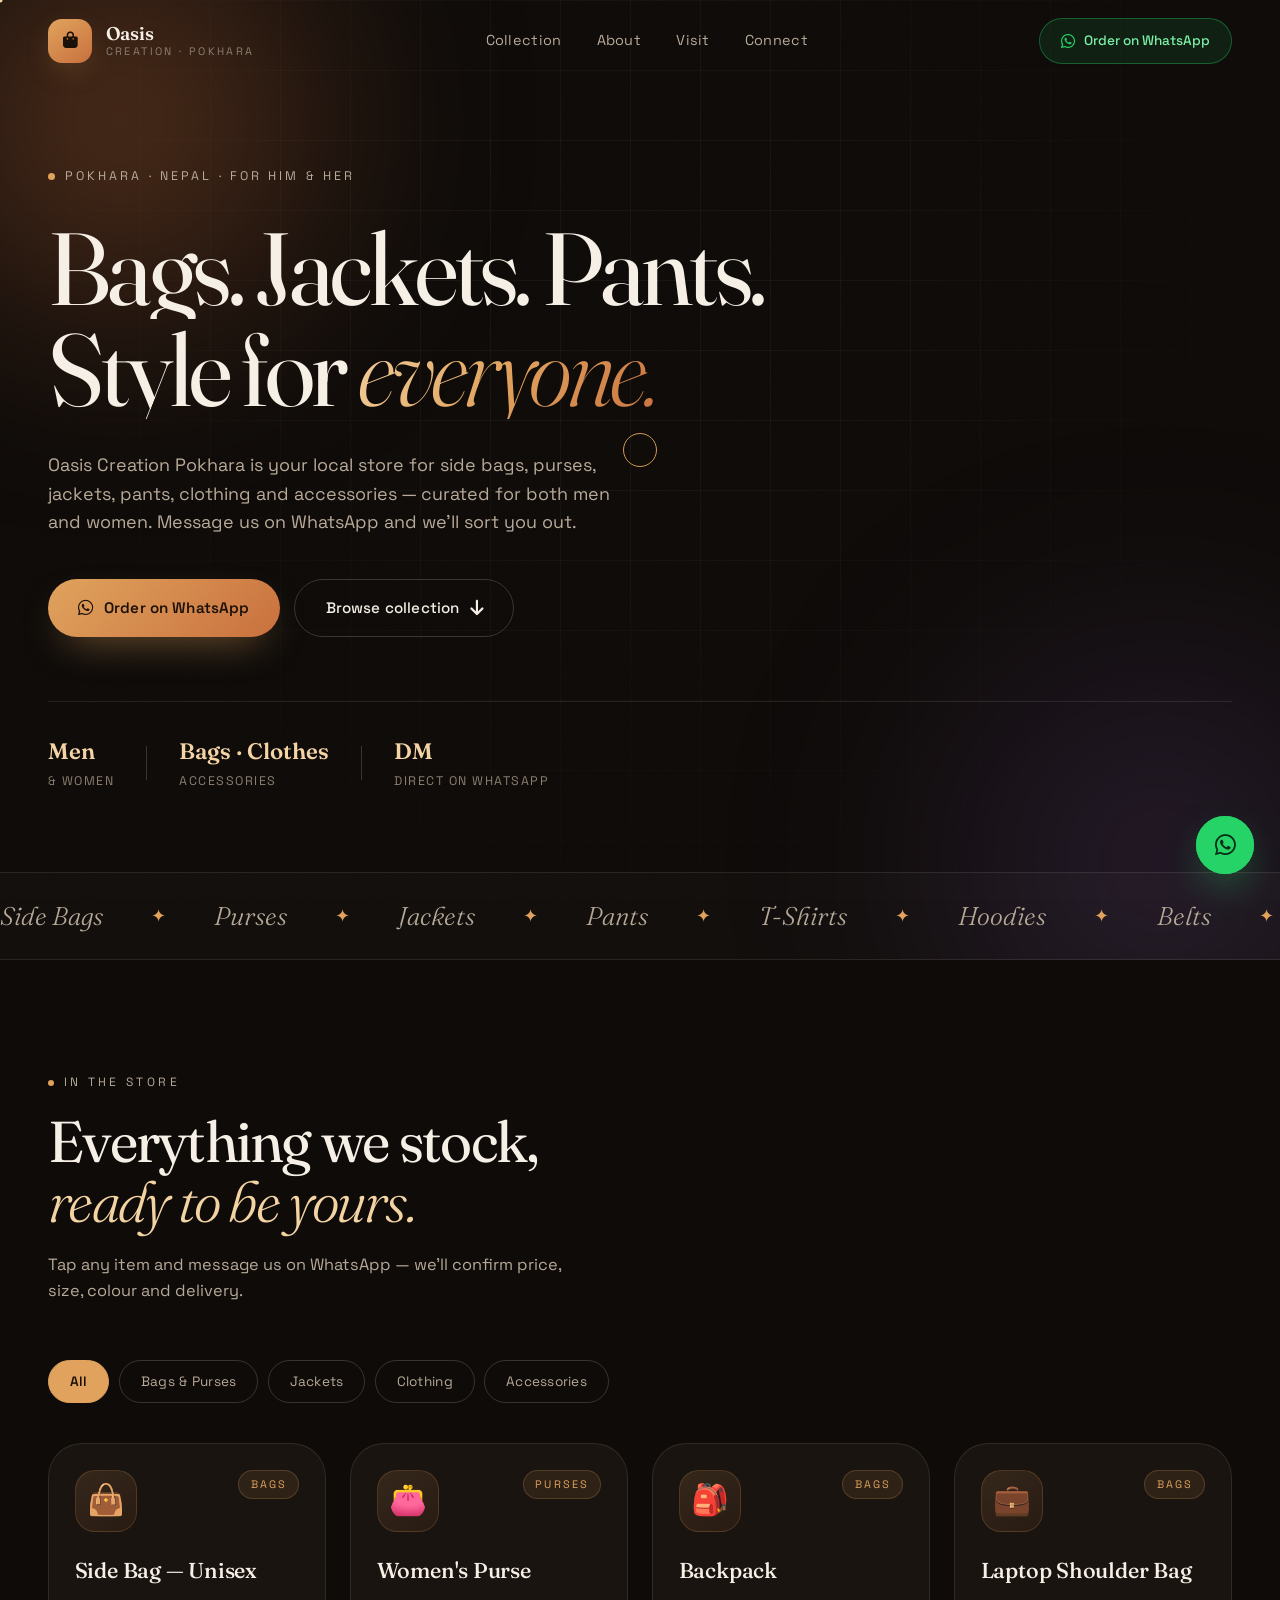
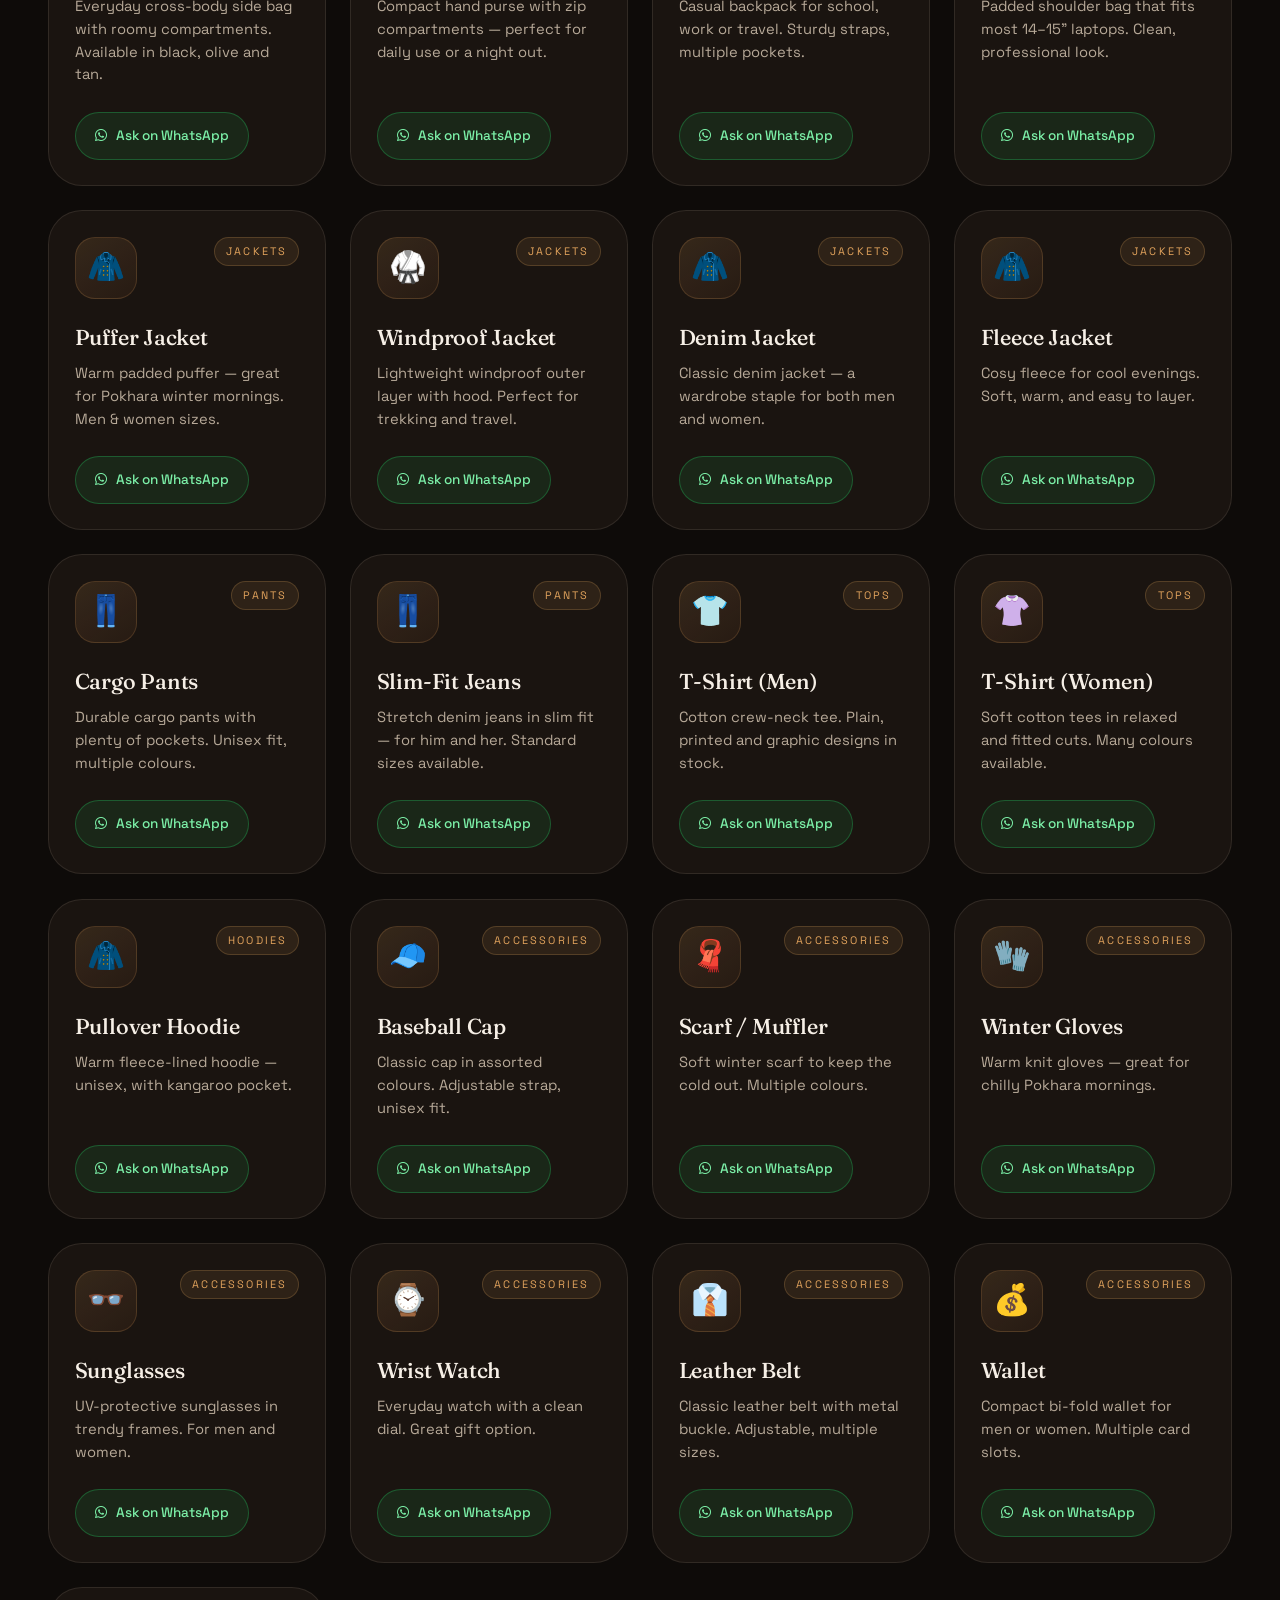
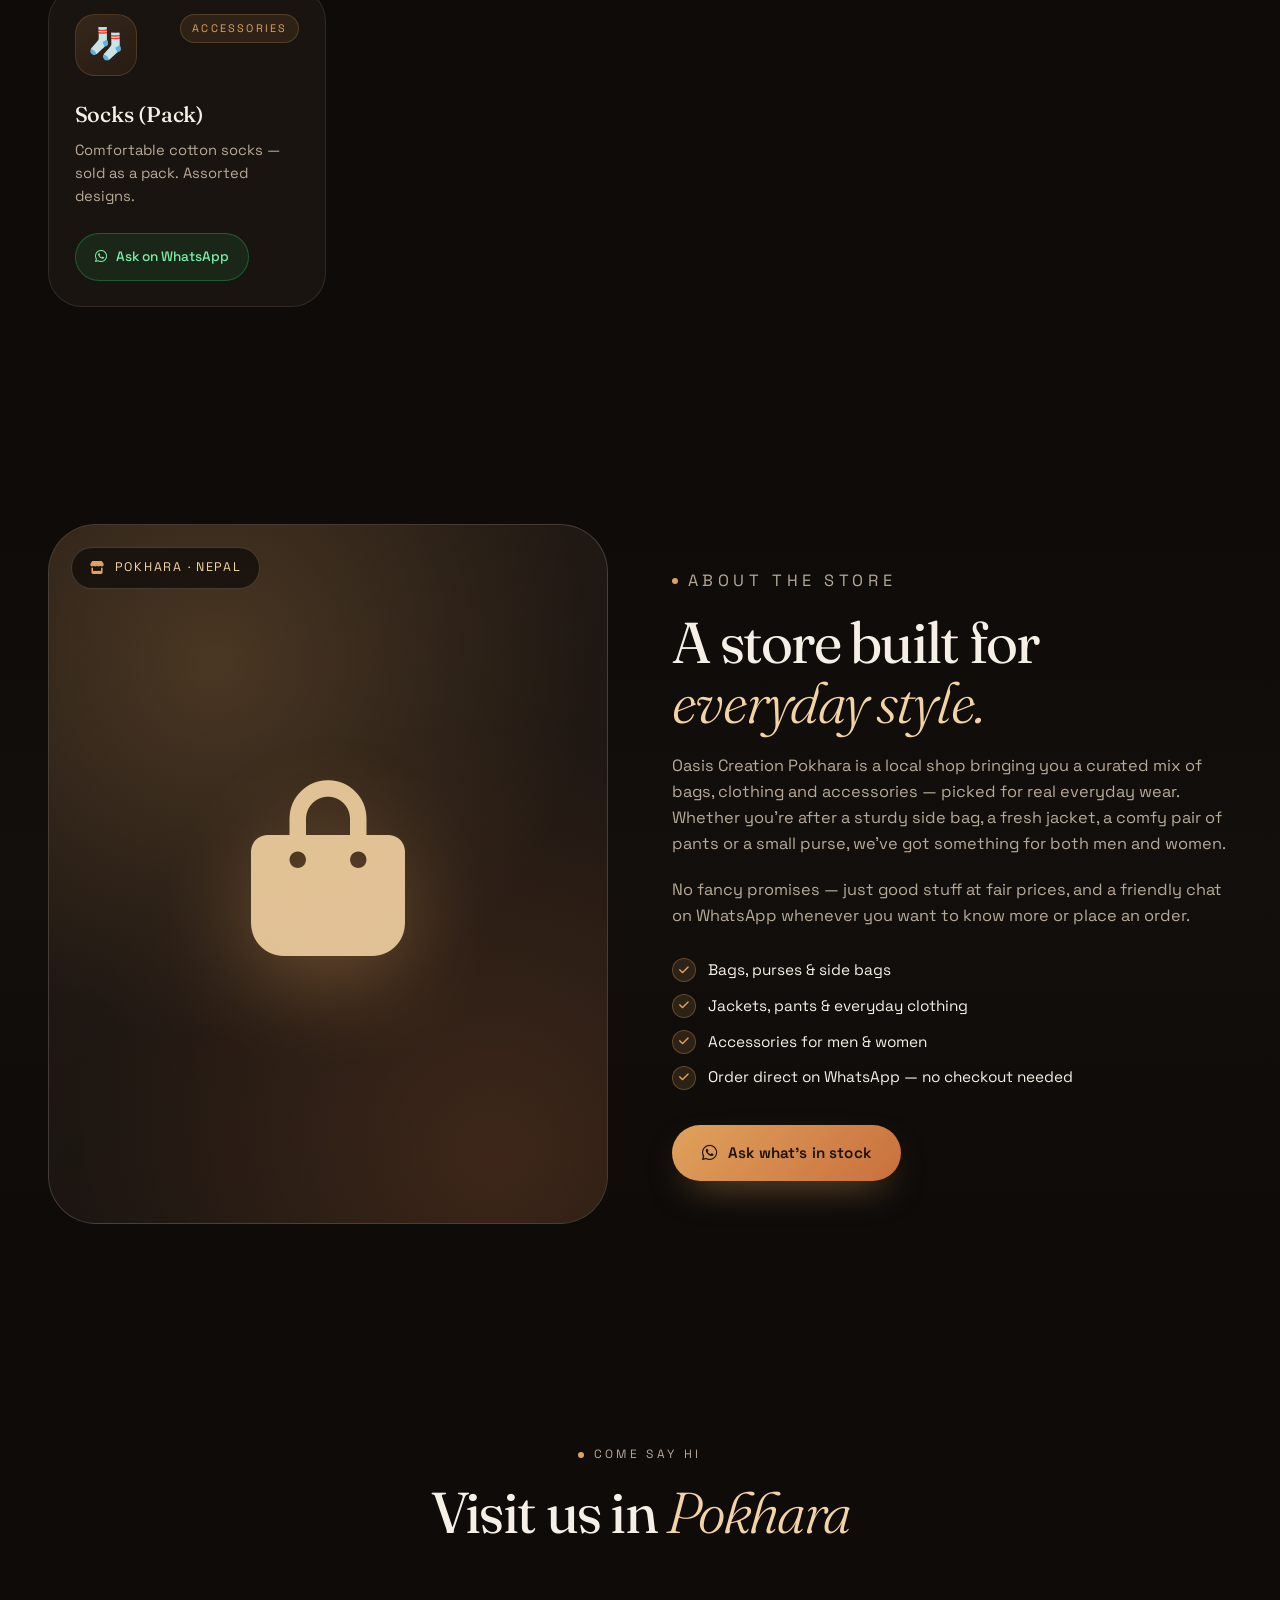
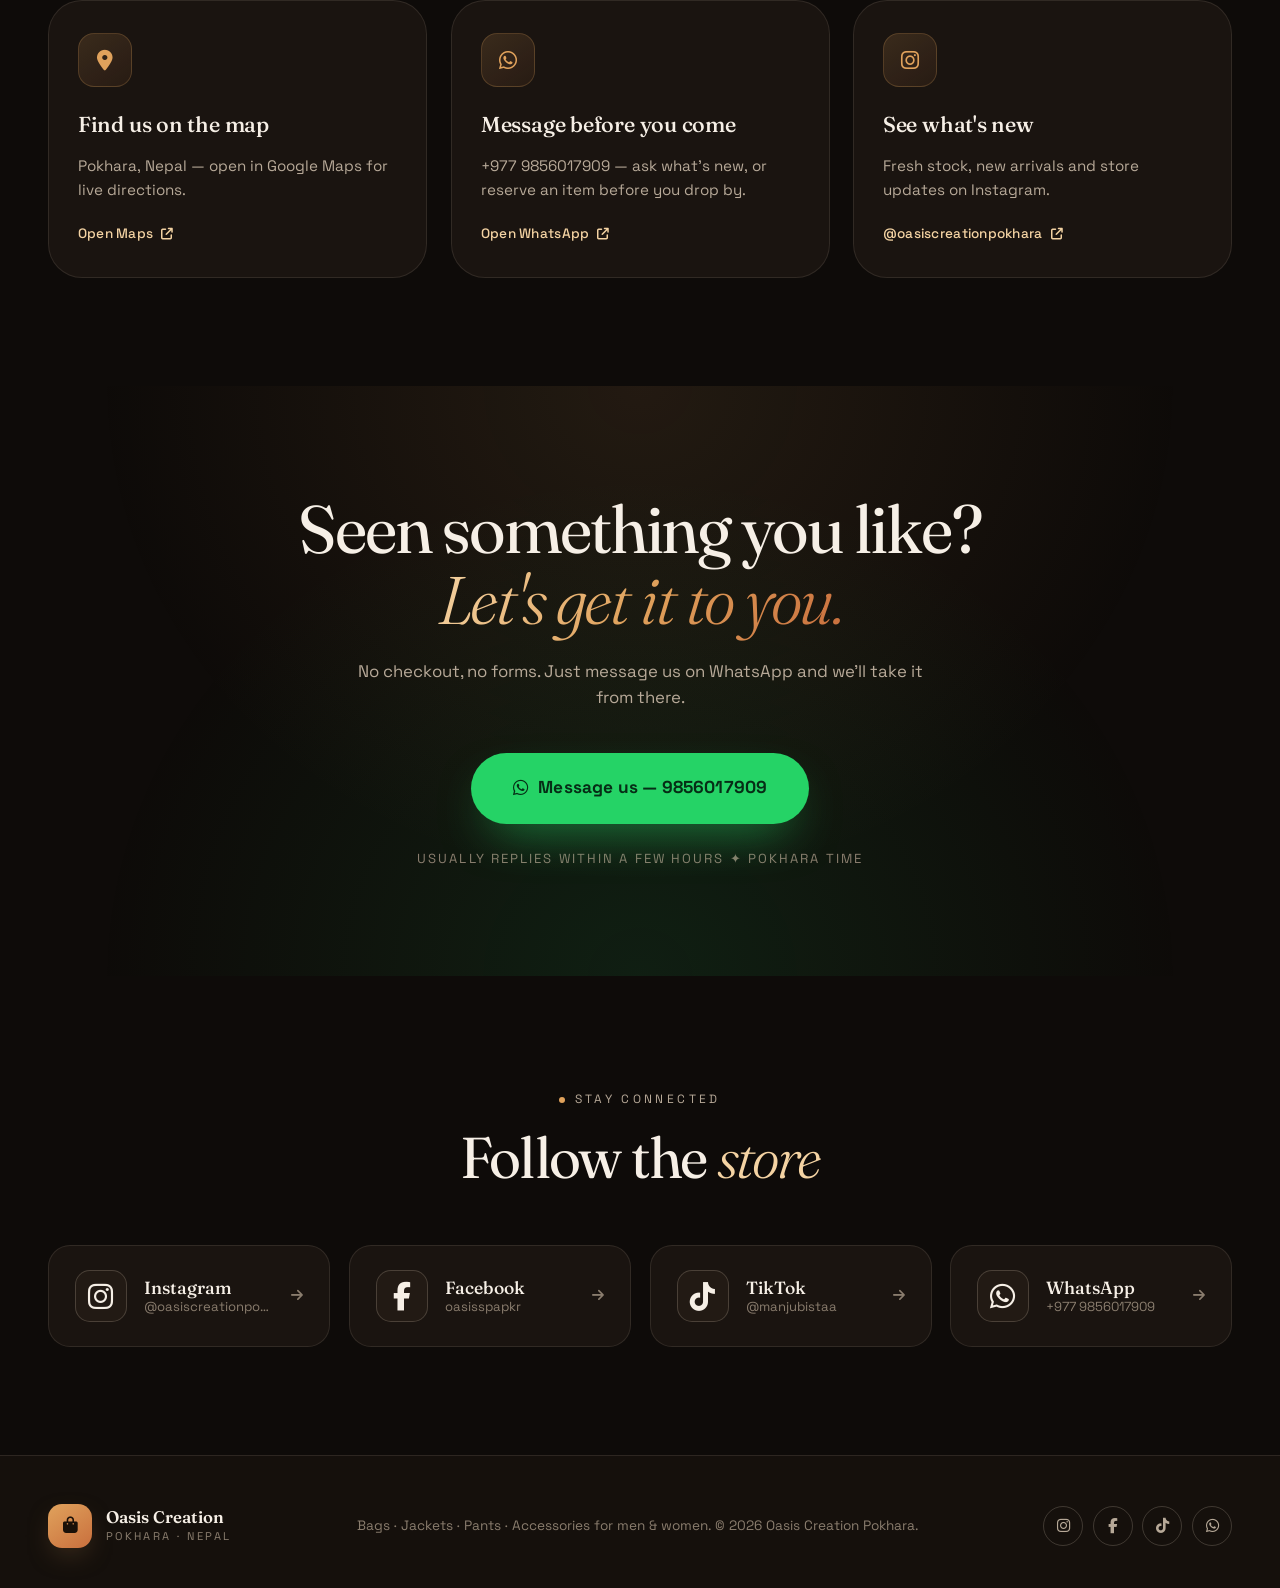
<file: index.html>
<!DOCTYPE html>
<html lang="en">
<head>
  <meta charset="UTF-8" />
  <meta name="viewport" content="width=device-width, initial-scale=1.0" />
  <meta name="description" content="Oasis Creation Pokhara — your go-to store for side bags, jackets, pants, purses, clothing and accessories for men & women. Order directly via WhatsApp." />
  <meta name="theme-color" content="#0e0b09" />

  <title>Oasis Creation Pokhara — Bags · Jackets · Clothing · Accessories</title>

  <!-- Fonts -->
  <link rel="preconnect" href="https://fonts.googleapis.com" />
  <link rel="preconnect" href="https://fonts.gstatic.com" crossorigin />
  <link
    href="https://fonts.googleapis.com/css2?family=Fraunces:ital,opsz,wght@0,9..144,300..900;1,9..144,300..900&family=Space+Grotesk:wght@300;400;500;600;700&display=swap"
    rel="stylesheet"
  />

  <!-- Icons -->
  <link
    rel="stylesheet"
    href="https://cdnjs.cloudflare.com/ajax/libs/font-awesome/6.5.1/css/all.min.css"
  />

  <!-- Styles -->
  <link rel="stylesheet" href="oasis1.css" />
</head>

<body>
  <!-- ═══════════ PRELOADER ═══════════ -->
  <div class="preloader" id="preloader">
    <div class="preloader__inner">
      <div class="preloader__mark"><span>O</span></div>
      <div class="preloader__bar"><i id="preloaderBar"></i></div>
      <p class="preloader__label">Oasis Creation Pokhara</p>
    </div>
  </div>

  <!-- ═══════════ NOISE OVERLAY ═══════════ -->
  <div class="noise" aria-hidden="true"></div>

  <!-- ═══════════ CUSTOM CURSOR ═══════════ -->
  <div class="cursor" id="cursor" aria-hidden="true"></div>
  <div class="cursor-dot" id="cursorDot" aria-hidden="true"></div>

  <!-- ═══════════ SCROLL PROGRESS ═══════════ -->
  <div class="scroll-progress" id="scrollProgress" aria-hidden="true"></div>

  <!-- ═══════════ NAVIGATION ═══════════ -->
  <header class="nav" id="nav">
    <div class="nav__inner container">
      <a href="#top" class="brand" data-cursor="hover">
        <span class="brand__mark"><i class="fa-solid fa-bag-shopping"></i></span>
        <span class="brand__text">
          <strong>Oasis</strong>
          <em>Creation · Pokhara</em>
        </span>
      </a>

      <nav class="nav__links" id="navLinks">
        <a href="#collection" data-cursor="hover">Collection</a>
        <a href="#about" data-cursor="hover">About</a>
        <a href="#visit" data-cursor="hover">Visit</a>
        <a href="#connect" data-cursor="hover">Connect</a>
      </nav>

      <a
        href="https://wa.me/9779856017909?text=Hi%20Oasis%20Creation%20Pokhara!%20I%20found%20you%20online%20and%20I'm%20interested%20in%20your%20items."
        target="_blank"
        rel="noopener"
        class="nav__cta"
        data-cursor="hover"
      >
        <i class="fa-brands fa-whatsapp"></i>
        <span>Order on WhatsApp</span>
      </a>

      <button class="nav__burger" id="burger" aria-label="Menu" data-cursor="hover">
        <span></span><span></span>
      </button>
    </div>

    <!-- Mobile drawer -->
    <div class="drawer" id="drawer">
      <div class="drawer__inner">
        <a href="#collection" data-close>Collection</a>
        <a href="#about" data-close>About</a>
        <a href="#visit" data-close>Visit</a>
        <a href="#connect" data-close>Connect</a>

        <div class="drawer__socials">
          <a href="https://www.instagram.com/oasiscreationpokhara" target="_blank" rel="noopener"><i class="fa-brands fa-instagram"></i></a>
          <a href="https://www.facebook.com/oasisspapkr" target="_blank" rel="noopener"><i class="fa-brands fa-facebook-f"></i></a>
          <a href="https://www.tiktok.com/@manjubistaa" target="_blank" rel="noopener"><i class="fa-brands fa-tiktok"></i></a>
        </div>

        <a
          href="https://wa.me/9779856017909?text=Hi%20Oasis%20Creation%20Pokhara!"
          target="_blank"
          rel="noopener"
          class="drawer__wa"
        >
          <i class="fa-brands fa-whatsapp"></i> +977 9856017909
        </a>
      </div>
    </div>
  </header>

  <!-- ═══════════ HERO ═══════════ -->
  <main id="top">
    <section class="hero" id="hero">
      <div class="hero__bg" aria-hidden="true">
        <span class="hero__orb hero__orb--1" data-parallax="0.15"></span>
        <span class="hero__orb hero__orb--2" data-parallax="-0.2"></span>
        <span class="hero__grid" data-parallax="0.05"></span>
      </div>

      <div class="container hero__inner">
        <p class="hero__eyebrow reveal">
          <span class="dot"></span> Pokhara · Nepal · For Him & Her
        </p>

        <h1 class="hero__title">
          <span class="line"><span>Bags. Jackets. Pants.</span></span>
          <span class="line"><span>Style for <em>everyone.</em></span></span>
        </h1>

        <p class="hero__lede reveal">
          Oasis Creation Pokhara is your local store for side bags, purses, jackets,
          pants, clothing and accessories — curated for both men and women.
          Message us on WhatsApp and we'll sort you out.
        </p>

        <div class="hero__actions reveal">
          <a
            href="https://wa.me/9779856017909?text=Hi%20Oasis%20Creation!%20I'd%20like%20to%20order%20something."
            target="_blank"
            rel="noopener"
            class="btn btn--primary"
            data-magnetic
            data-cursor="hover"
          >
            <i class="fa-brands fa-whatsapp"></i> Order on WhatsApp
          </a>

          <a href="#collection" class="btn btn--ghost" data-magnetic data-cursor="hover">
            Browse collection <i class="fa-solid fa-arrow-down"></i>
          </a>
        </div>

        <div class="hero__meta reveal">
          <div>
            <strong>Men</strong>
            <span>& Women</span>
          </div>
          <div class="divider"></div>
          <div>
            <strong>Bags · Clothes</strong>
            <span>Accessories</span>
          </div>
          <div class="divider"></div>
          <div>
            <strong>DM</strong>
            <span>Direct on WhatsApp</span>
          </div>
        </div>
      </div>

      <div class="hero__marquee" aria-hidden="true">
        <div class="marquee">
          <div class="marquee__track" id="marqueeTrack">
            <span>Side Bags <i>✦</i></span>
            <span>Purses <i>✦</i></span>
            <span>Jackets <i>✦</i></span>
            <span>Pants <i>✦</i></span>
            <span>T-Shirts <i>✦</i></span>
            <span>Hoodies <i>✦</i></span>
            <span>Belts <i>✦</i></span>
            <span>Wallets <i>✦</i></span>
            <span>Caps <i>✦</i></span>
            <span>Accessories <i>✦</i></span>
          </div>
        </div>
      </div>
    </section>

    <!-- ═══════════ COLLECTION ═══════════ -->
    <section class="section collection" id="collection">
      <div class="container">
        <div class="section__head">
          <p class="section__eyebrow reveal"><span class="dot"></span> In the store</p>
          <h2 class="section__title reveal">
            Everything we stock,<br />
            <em>ready to be yours.</em>
          </h2>
          <p class="section__sub reveal">
            Tap any item and message us on WhatsApp — we'll confirm price, size, colour and delivery.
          </p>
        </div>

        <!-- Filters -->
        <div class="filters reveal" id="filters">
          <button class="filter is-active" data-filter="all" data-cursor="hover">All</button>
          <button class="filter" data-filter="bags" data-cursor="hover">Bags & Purses</button>
          <button class="filter" data-filter="jackets" data-cursor="hover">Jackets</button>
          <button class="filter" data-filter="clothing" data-cursor="hover">Clothing</button>
          <button class="filter" data-filter="accessories" data-cursor="hover">Accessories</button>
        </div>

        <div class="grid" id="grid">
          <!-- JS renders items -->
        </div>
      </div>
    </section>

    <!-- ═══════════ ABOUT ═══════════ -->
    <section class="section story" id="about">
      <div class="container story__inner">
        <div class="story__media reveal">
          <div class="story__frame">
            <div class="story__badge">
              <i class="fa-solid fa-store"></i>
              <span>Pokhara · Nepal</span>
            </div>
            <div class="story__image">
              <i class="fa-solid fa-bag-shopping"></i>
            </div>
          </div>
        </div>

        <div class="story__content">
          <p class="section__eyebrow reveal"><span class="dot"></span> About the store</p>
          <h2 class="section__title reveal">
            A store built for <em>everyday style.</em>
          </h2>
          <p class="reveal">
            Oasis Creation Pokhara is a local shop bringing you a curated mix of
            bags, clothing and accessories — picked for real everyday wear.
            Whether you're after a sturdy side bag, a fresh jacket, a comfy pair of
            pants or a small purse, we've got something for both men and women.
          </p>
          <p class="reveal">
            No fancy promises — just good stuff at fair prices, and a friendly chat
            on WhatsApp whenever you want to know more or place an order.
          </p>

          <ul class="story__points reveal">
            <li><i class="fa-solid fa-check"></i> Bags, purses & side bags</li>
            <li><i class="fa-solid fa-check"></i> Jackets, pants & everyday clothing</li>
            <li><i class="fa-solid fa-check"></i> Accessories for men & women</li>
            <li><i class="fa-solid fa-check"></i> Order direct on WhatsApp — no checkout needed</li>
          </ul>

          <a
            href="https://wa.me/9779856017909?text=Hi!%20I'd%20like%20to%20know%20more%20about%20what%20you%20have%20in%20store."
            target="_blank"
            rel="noopener"
            class="btn btn--primary reveal"
            data-magnetic
            data-cursor="hover"
          >
            <i class="fa-brands fa-whatsapp"></i> Ask what's in stock
          </a>
        </div>
      </div>
    </section>

    <!-- ═══════════ VISIT / INFO ═══════════ -->
    <section class="section visit" id="visit">
      <div class="container">
        <div class="section__head section__head--center">
          <p class="section__eyebrow reveal"><span class="dot"></span> Come say hi</p>
          <h2 class="section__title reveal">Visit us in <em>Pokhara</em></h2>
        </div>

        <div class="visit__grid">
          <a
            class="visit__card reveal"
            href="https://maps.app.goo.gl/3Rm4Rk8cU2goYrZi6"
            target="_blank"
            rel="noopener"
            data-cursor="hover"
          >
            <div class="visit__icon"><i class="fa-solid fa-location-dot"></i></div>
            <h3>Find us on the map</h3>
            <p>Pokhara, Nepal — open in Google Maps for live directions.</p>
            <span class="visit__link">Open Maps <i class="fa-solid fa-arrow-up-right-from-square"></i></span>
          </a>

          <a
            class="visit__card reveal"
            href="https://wa.me/9779856017909?text=Hi!%20I%20want%20to%20visit%20the%20store.%20What%20are%20your%20hours?"
            target="_blank"
            rel="noopener"
            data-cursor="hover"
          >
            <div class="visit__icon"><i class="fa-brands fa-whatsapp"></i></div>
            <h3>Message before you come</h3>
            <p>+977 9856017909 — ask what's new, or reserve an item before you drop by.</p>
            <span class="visit__link">Open WhatsApp <i class="fa-solid fa-arrow-up-right-from-square"></i></span>
          </a>

          <a
            class="visit__card reveal"
            href="https://www.instagram.com/oasiscreationpokhara"
            target="_blank"
            rel="noopener"
            data-cursor="hover"
          >
            <div class="visit__icon"><i class="fa-brands fa-instagram"></i></div>
            <h3>See what's new</h3>
            <p>Fresh stock, new arrivals and store updates on Instagram.</p>
            <span class="visit__link">@oasiscreationpokhara <i class="fa-solid fa-arrow-up-right-from-square"></i></span>
          </a>
        </div>
      </div>
    </section>

    <!-- ═══════════ BIG CTA ═══════════ -->
    <section class="cta">
      <div class="container cta__inner reveal">
        <h2 class="cta__title">
          Seen something you like?<br />
          <em>Let's get it to you.</em>
        </h2>
        <p class="cta__sub">
          No checkout, no forms. Just message us on WhatsApp and we'll take it from there.
        </p>

        <a
          href="https://wa.me/9779856017909?text=Hi%20Oasis%20Creation%20Pokhara!%20I%20want%20to%20buy%20an%20item%20from%20your%20website."
          target="_blank"
          rel="noopener"
          class="btn btn--whatsapp btn--xl"
          data-magnetic
          data-cursor="hover"
        >
          <i class="fa-brands fa-whatsapp"></i>
          Message us — 9856017909
        </a>

        <p class="cta__tiny">Usually replies within a few hours ✦ Pokhara time</p>
      </div>
    </section>

    <!-- ═══════════ CONNECT ═══════════ -->
    <section class="section connect" id="connect">
      <div class="container">
        <div class="section__head section__head--center">
          <p class="section__eyebrow reveal"><span class="dot"></span> Stay connected</p>
          <h2 class="section__title reveal">Follow the <em>store</em></h2>
        </div>

        <div class="connect__grid">
          <a
            class="social-card social-card--ig reveal"
            href="https://www.instagram.com/oasiscreationpokhara"
            target="_blank"
            rel="noopener"
            data-cursor="hover"
          >
            <i class="fa-brands fa-instagram"></i>
            <div>
              <strong>Instagram</strong>
              <span>@oasiscreationpokhara</span>
            </div>
            <i class="fa-solid fa-arrow-right arrow"></i>
          </a>

          <a
            class="social-card social-card--fb reveal"
            href="https://www.facebook.com/oasisspapkr"
            target="_blank"
            rel="noopener"
            data-cursor="hover"
          >
            <i class="fa-brands fa-facebook-f"></i>
            <div>
              <strong>Facebook</strong>
              <span>oasisspapkr</span>
            </div>
            <i class="fa-solid fa-arrow-right arrow"></i>
          </a>

          <a
            class="social-card social-card--tt reveal"
            href="https://www.tiktok.com/@manjubistaa"
            target="_blank"
            rel="noopener"
            data-cursor="hover"
          >
            <i class="fa-brands fa-tiktok"></i>
            <div>
              <strong>TikTok</strong>
              <span>@manjubistaa</span>
            </div>
            <i class="fa-solid fa-arrow-right arrow"></i>
          </a>

          <a
            class="social-card social-card--wa reveal"
            href="https://wa.me/9779856017909?text=Hi%20Oasis%20Creation%20Pokhara!"
            target="_blank"
            rel="noopener"
            data-cursor="hover"
          >
            <i class="fa-brands fa-whatsapp"></i>
            <div>
              <strong>WhatsApp</strong>
              <span>+977 9856017909</span>
            </div>
            <i class="fa-solid fa-arrow-right arrow"></i>
          </a>
        </div>
      </div>
    </section>
  </main>

  <!-- ═══════════ FOOTER ═══════════ -->
  <footer class="footer">
    <div class="container footer__inner">
      <div class="footer__brand">
        <span class="brand__mark"><i class="fa-solid fa-bag-shopping"></i></span>
        <div>
          <strong>Oasis Creation</strong>
          <em>Pokhara · Nepal</em>
        </div>
      </div>

      <p class="footer__note">
        Bags · Jackets · Pants · Accessories for men & women. © <span id="year"></span> Oasis Creation Pokhara.
      </p>

      <div class="footer__socials">
        <a href="https://www.instagram.com/oasiscreationpokhara" target="_blank" rel="noopener" data-cursor="hover"><i class="fa-brands fa-instagram"></i></a>
        <a href="https://www.facebook.com/oasisspapkr" target="_blank" rel="noopener" data-cursor="hover"><i class="fa-brands fa-facebook-f"></i></a>
        <a href="https://www.tiktok.com/@manjubistaa" target="_blank" rel="noopener" data-cursor="hover"><i class="fa-brands fa-tiktok"></i></a>
        <a href="https://wa.me/9779856017909" target="_blank" rel="noopener" data-cursor="hover"><i class="fa-brands fa-whatsapp"></i></a>
      </div>
    </div>
  </footer>

  <!-- Floating WhatsApp -->
  <a
    href="https://wa.me/9779856017909?text=Hi%20Oasis%20Creation%20Pokhara!"
    target="_blank"
    rel="noopener"
    class="float-wa"
    data-cursor="hover"
    aria-label="Chat on WhatsApp"
  >
    <i class="fa-brands fa-whatsapp"></i>
    <span class="float-wa__pulse"></span>
  </a>

  <!-- Scripts -->
  <script src="oasis1.js"></script>
</body>
</html>
</file>
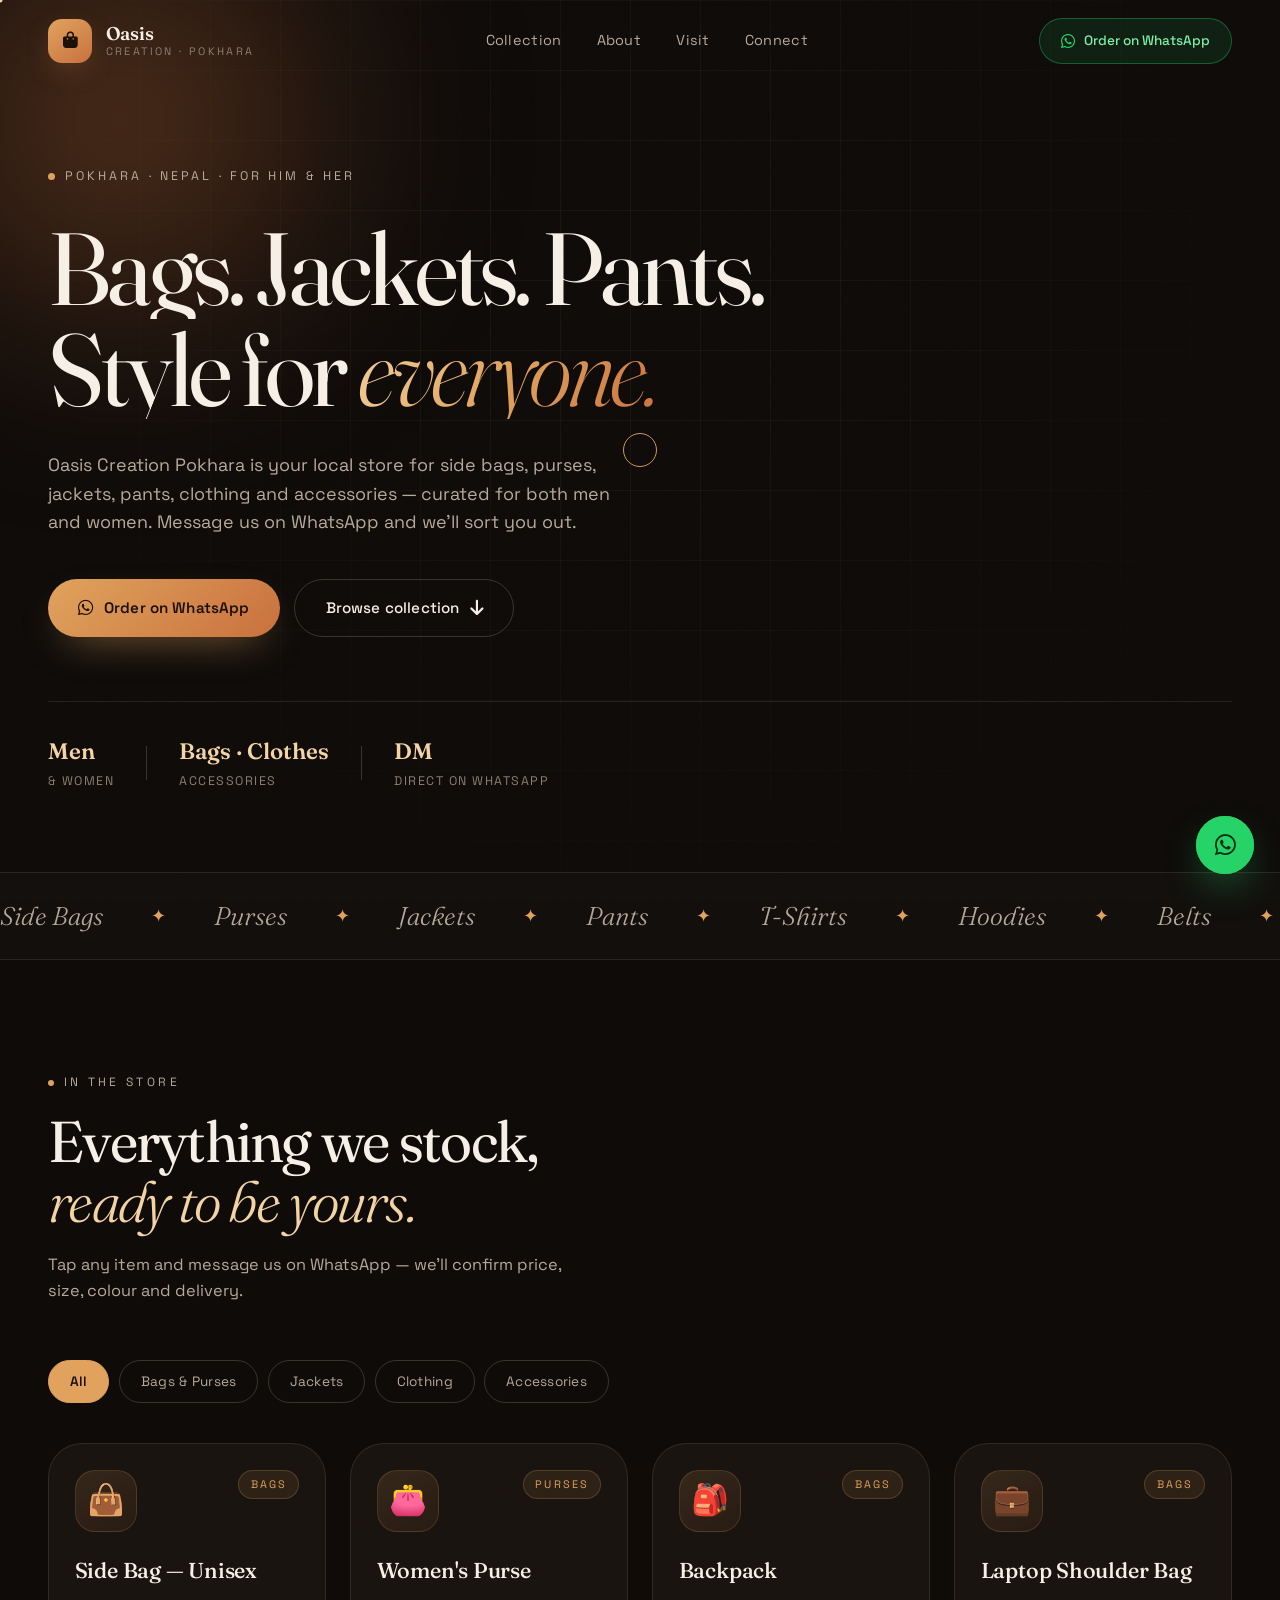
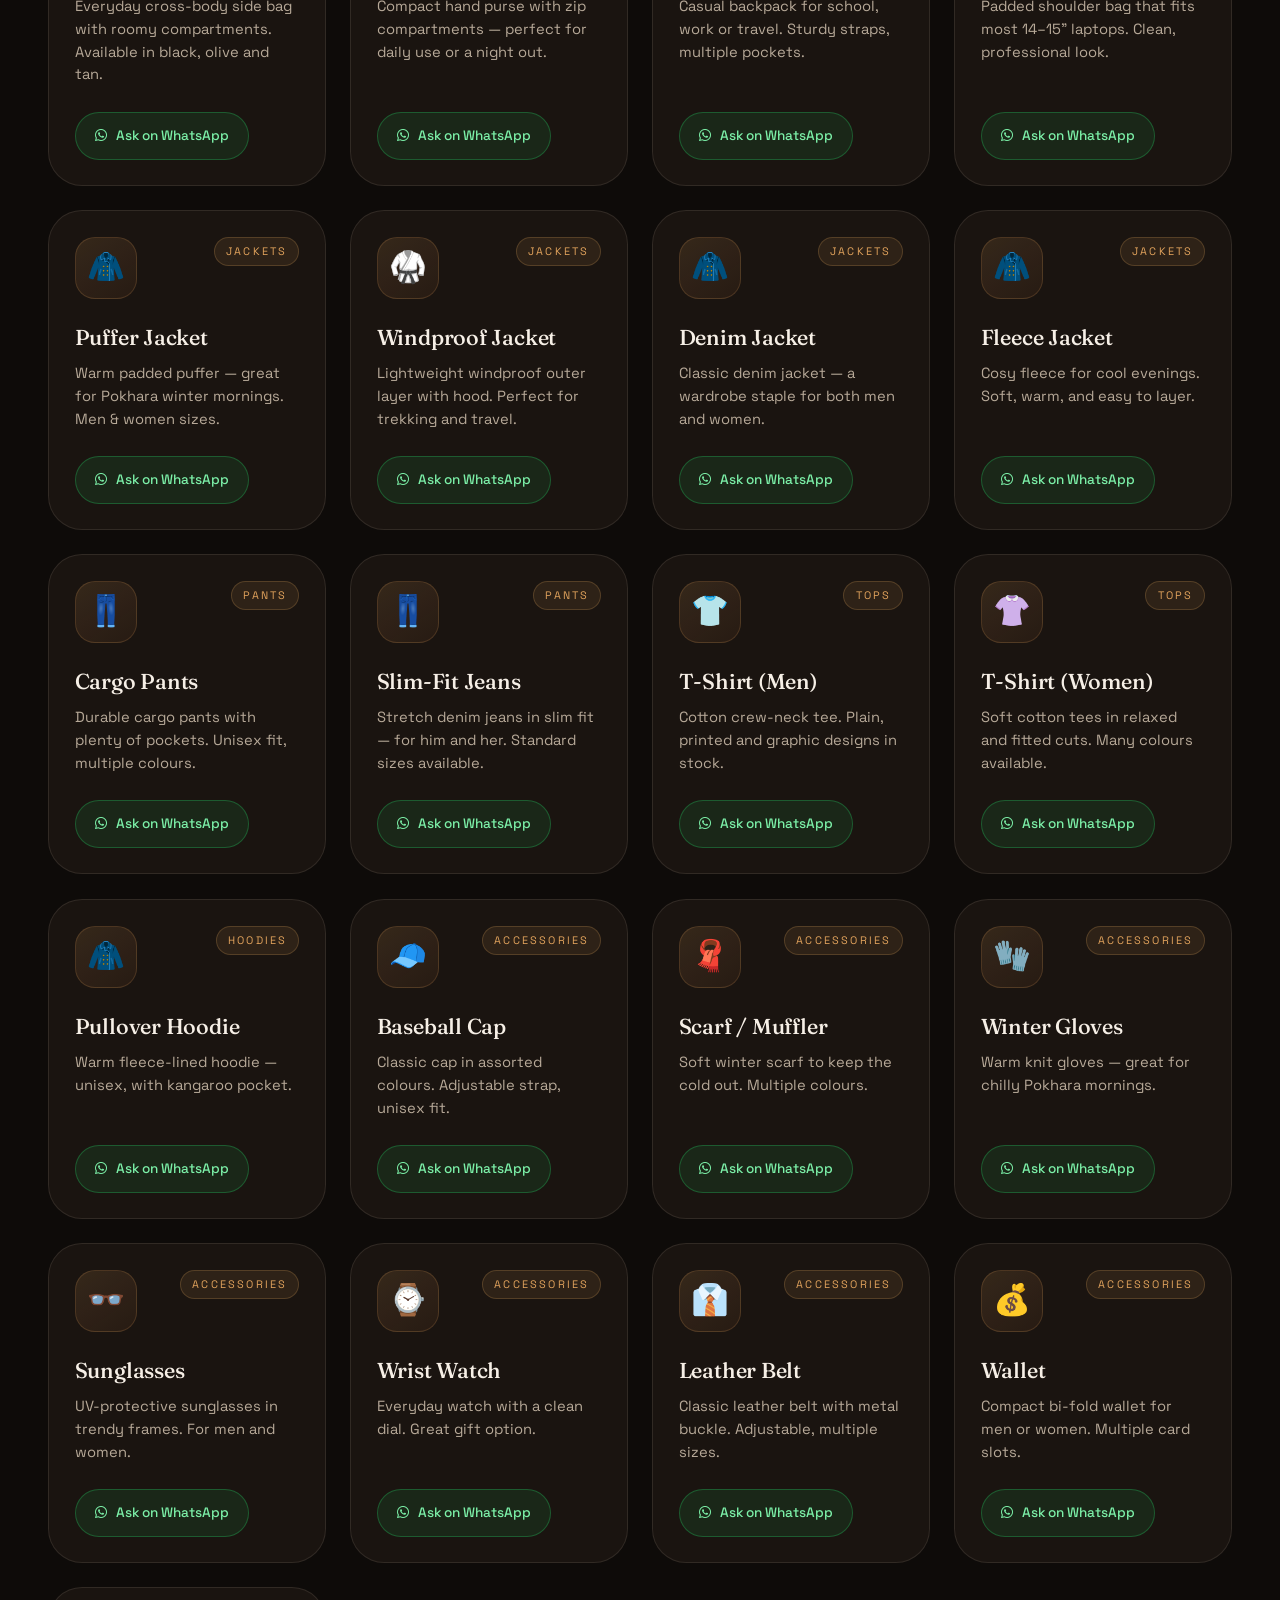
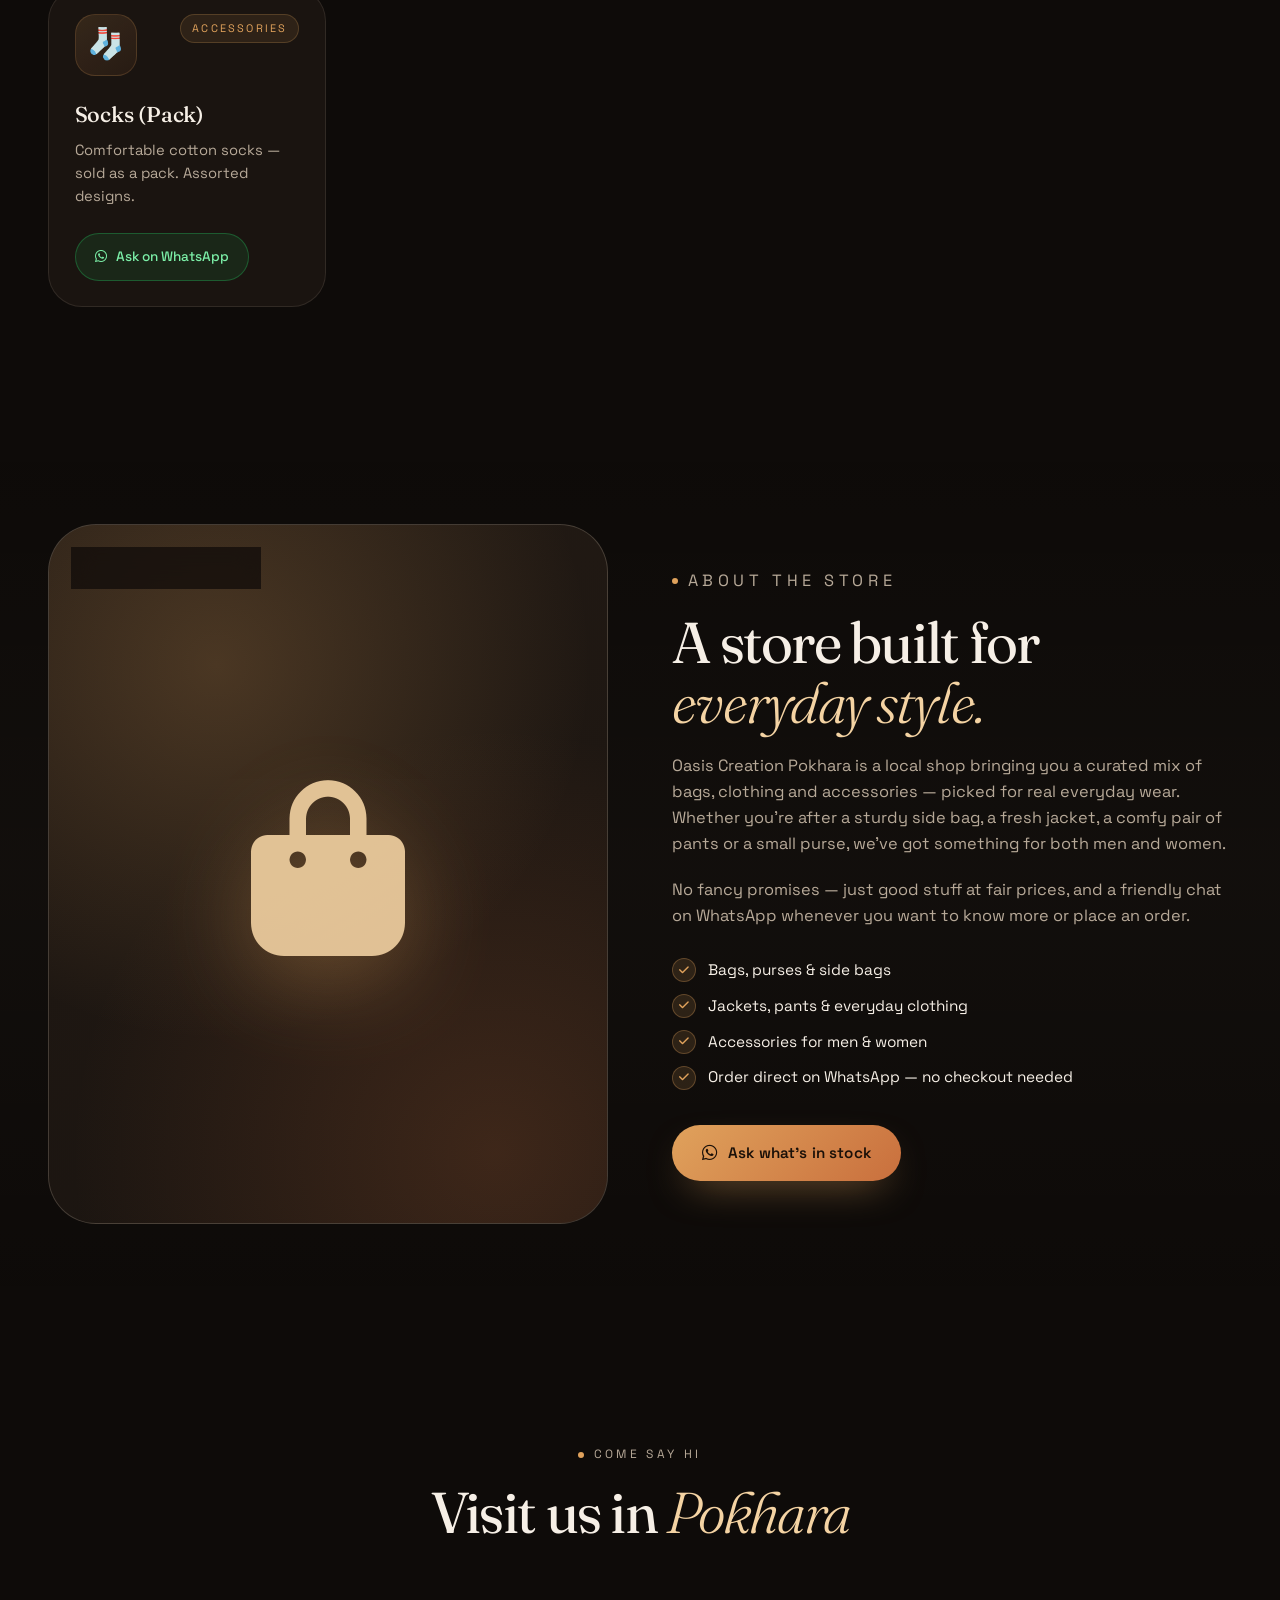
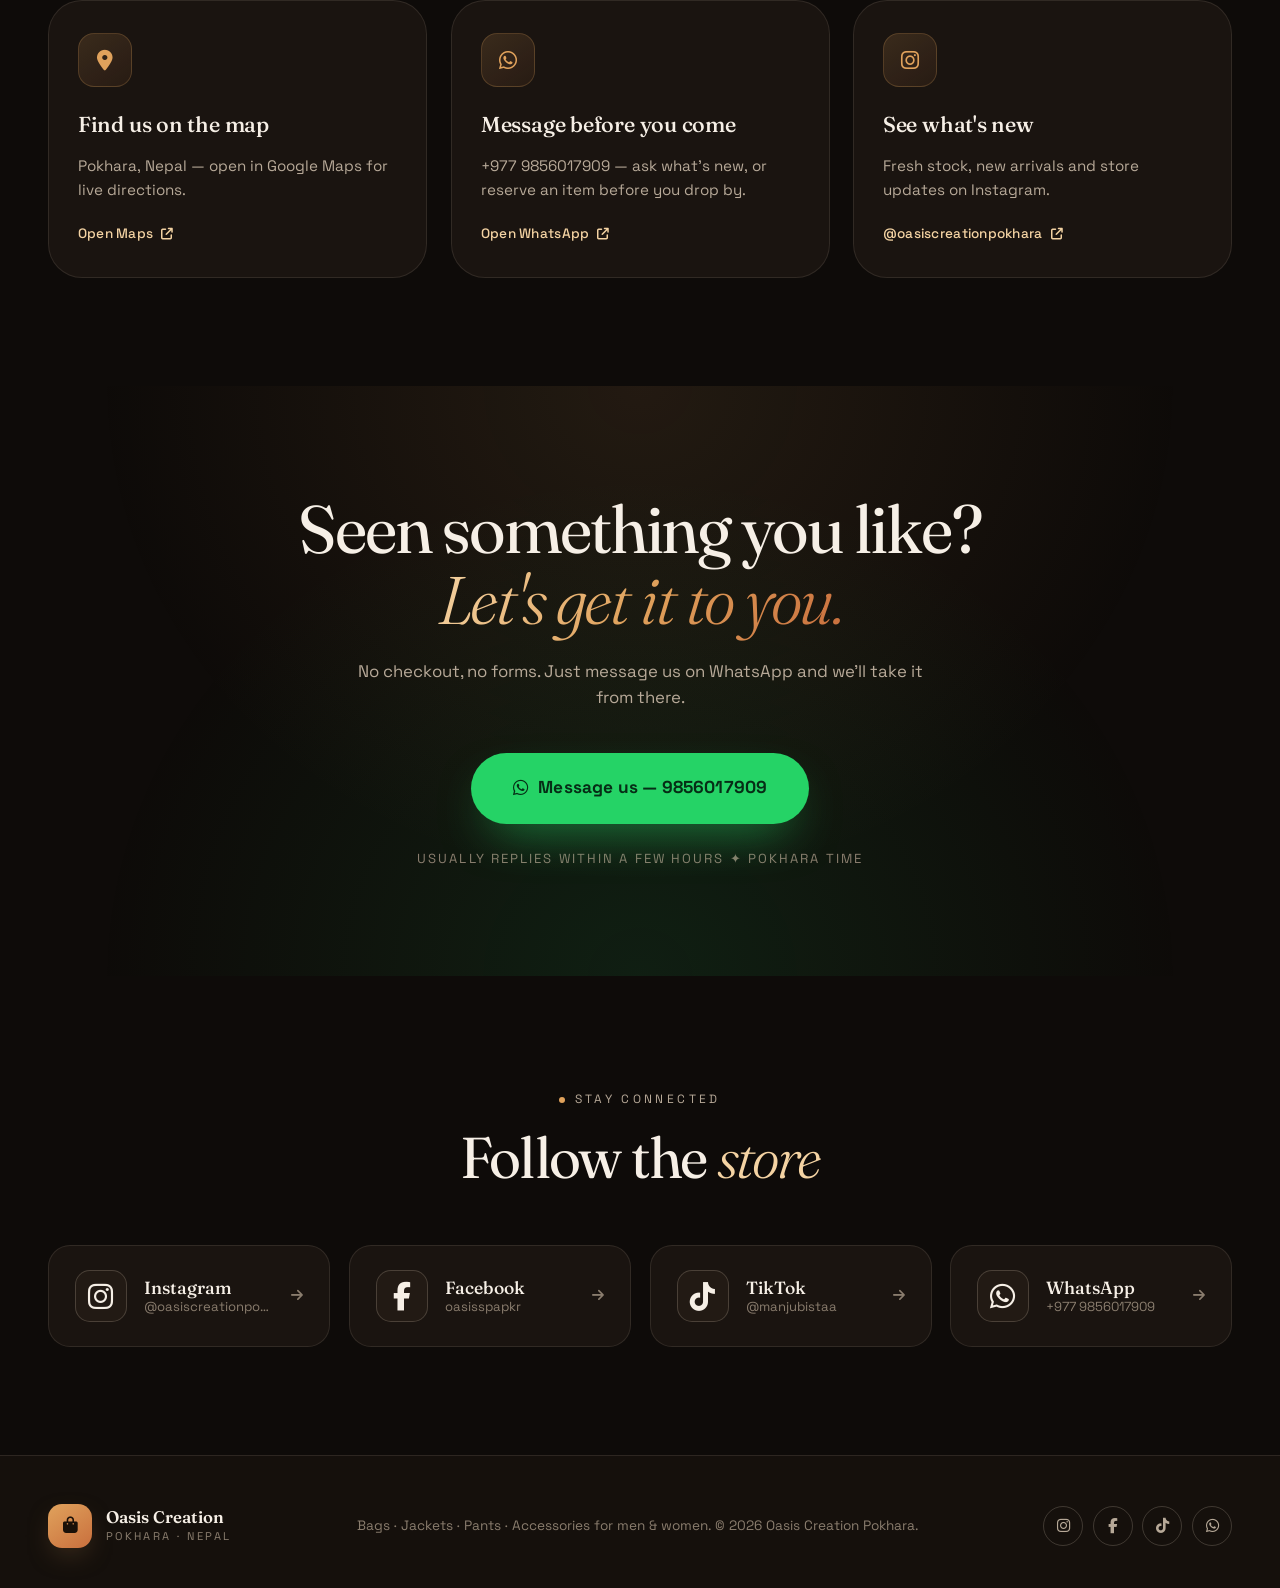
<file: oasis1.html>
<!DOCTYPE html>
<html lang="en">
<head>
  <meta charset="UTF-8" />
  <meta name="viewport" content="width=device-width, initial-scale=1.0" />
  <meta name="description" content="Oasis Creation Pokhara — your go-to store for side bags, jackets, pants, purses, clothing and accessories for men & women. Order directly via WhatsApp." />
  <meta name="theme-color" content="#0e0b09" />

  <title>Oasis Creation Pokhara — Bags · Jackets · Clothing · Accessories</title>

  <!-- Fonts -->
  <link rel="preconnect" href="https://fonts.googleapis.com" />
  <link rel="preconnect" href="https://fonts.gstatic.com" crossorigin />
  <link
    href="https://fonts.googleapis.com/css2?family=Fraunces:ital,opsz,wght@0,9..144,300..900;1,9..144,300..900&family=Space+Grotesk:wght@300;400;500;600;700&display=swap"
    rel="stylesheet"
  />

  <!-- Icons -->
  <link
    rel="stylesheet"
    href="https://cdnjs.cloudflare.com/ajax/libs/font-awesome/6.5.1/css/all.min.css"
  />

  <!-- Styles -->
  <link rel="stylesheet" href="oasis1.css" />
</head>

<body>
  <!-- ═══════════ PRELOADER ═══════════ -->
  <div class="preloader" id="preloader">
    <div class="preloader__inner">
      <div class="preloader__mark"><span>O</span></div>
      <div class="preloader__bar"><i id="preloaderBar"></i></div>
      <p class="preloader__label">Oasis Creation Pokhara</p>
    </div>
  </div>

  <!-- ═══════════ NOISE OVERLAY ═══════════ -->
  <div class="noise" aria-hidden="true"></div>

  <!-- ═══════════ CUSTOM CURSOR ═══════════ -->
  <div class="cursor" id="cursor" aria-hidden="true"></div>
  <div class="cursor-dot" id="cursorDot" aria-hidden="true"></div>

  <!-- ═══════════ SCROLL PROGRESS ═══════════ -->
  <div class="scroll-progress" id="scrollProgress" aria-hidden="true"></div>

  <!-- ═══════════ NAVIGATION ═══════════ -->
  <header class="nav" id="nav">
    <div class="nav__inner container">
      <a href="#top" class="brand" data-cursor="hover">
        <span class="brand__mark"><i class="fa-solid fa-bag-shopping"></i></span>
        <span class="brand__text">
          <strong>Oasis</strong>
          <em>Creation · Pokhara</em>
        </span>
      </a>

      <nav class="nav__links" id="navLinks">
        <a href="#collection" data-cursor="hover">Collection</a>
        <a href="#about" data-cursor="hover">About</a>
        <a href="#visit" data-cursor="hover">Visit</a>
        <a href="#connect" data-cursor="hover">Connect</a>
      </nav>

      <a
        href="https://wa.me/9779856017909?text=Hi%20Oasis%20Creation%20Pokhara!%20I%20found%20you%20online%20and%20I'm%20interested%20in%20your%20items."
        target="_blank"
        rel="noopener"
        class="nav__cta"
        data-cursor="hover"
      >
        <i class="fa-brands fa-whatsapp"></i>
        <span>Order on WhatsApp</span>
      </a>

      <button class="nav__burger" id="burger" aria-label="Menu" data-cursor="hover">
        <span></span><span></span>
      </button>
    </div>

    <!-- Mobile drawer -->
    <div class="drawer" id="drawer">
      <div class="drawer__inner">
        <a href="#collection" data-close>Collection</a>
        <a href="#about" data-close>About</a>
        <a href="#visit" data-close>Visit</a>
        <a href="#connect" data-close>Connect</a>

        <div class="drawer__socials">
          <a href="https://www.instagram.com/oasiscreationpokhara" target="_blank" rel="noopener"><i class="fa-brands fa-instagram"></i></a>
          <a href="https://www.facebook.com/oasisspapkr" target="_blank" rel="noopener"><i class="fa-brands fa-facebook-f"></i></a>
          <a href="https://www.tiktok.com/@manjubistaa" target="_blank" rel="noopener"><i class="fa-brands fa-tiktok"></i></a>
        </div>

        <a
          href="https://wa.me/9779856017909?text=Hi%20Oasis%20Creation%20Pokhara!"
          target="_blank"
          rel="noopener"
          class="drawer__wa"
        >
          <i class="fa-brands fa-whatsapp"></i> +977 9856017909
        </a>
      </div>
    </div>
  </header>

  <!-- ═══════════ HERO ═══════════ -->
  <main id="top">
    <section class="hero" id="hero">
      <div class="hero__bg" aria-hidden="true">
        <span class="hero__orb hero__orb--1" data-parallax="0.15"></span>
        <span class="hero__orb hero__orb--2" data-parallax="-0.2"></span>
        <span class="hero__grid" data-parallax="0.05"></span>
      </div>

      <div class="container hero__inner">
        <p class="hero__eyebrow reveal">
          <span class="dot"></span> Pokhara · Nepal · For Him & Her
        </p>

        <h1 class="hero__title">
          <span class="line"><span>Bags. Jackets. Pants.</span></span>
          <span class="line"><span>Style for <em>everyone.</em></span></span>
        </h1>

        <p class="hero__lede reveal">
          Oasis Creation Pokhara is your local store for side bags, purses, jackets,
          pants, clothing and accessories — curated for both men and women.
          Message us on WhatsApp and we'll sort you out.
        </p>

        <div class="hero__actions reveal">
          <a
            href="https://wa.me/9779856017909?text=Hi%20Oasis%20Creation!%20I'd%20like%20to%20order%20something."
            target="_blank"
            rel="noopener"
            class="btn btn--primary"
            data-magnetic
            data-cursor="hover"
          >
            <i class="fa-brands fa-whatsapp"></i> Order on WhatsApp
          </a>

          <a href="#collection" class="btn btn--ghost" data-magnetic data-cursor="hover">
            Browse collection <i class="fa-solid fa-arrow-down"></i>
          </a>
        </div>

        <div class="hero__meta reveal">
          <div>
            <strong>Men</strong>
            <span>& Women</span>
          </div>
          <div class="divider"></div>
          <div>
            <strong>Bags · Clothes</strong>
            <span>Accessories</span>
          </div>
          <div class="divider"></div>
          <div>
            <strong>DM</strong>
            <span>Direct on WhatsApp</span>
          </div>
        </div>
      </div>

      <div class="hero__marquee" aria-hidden="true">
        <div class="marquee">
          <div class="marquee__track" id="marqueeTrack">
            <span>Side Bags <i>✦</i></span>
            <span>Purses <i>✦</i></span>
            <span>Jackets <i>✦</i></span>
            <span>Pants <i>✦</i></span>
            <span>T-Shirts <i>✦</i></span>
            <span>Hoodies <i>✦</i></span>
            <span>Belts <i>✦</i></span>
            <span>Wallets <i>✦</i></span>
            <span>Caps <i>✦</i></span>
            <span>Accessories <i>✦</i></span>
          </div>
        </div>
      </div>
    </section>

    <!-- ═══════════ COLLECTION ═══════════ -->
    <section class="section collection" id="collection">
      <div class="container">
        <div class="section__head">
          <p class="section__eyebrow reveal"><span class="dot"></span> In the store</p>
          <h2 class="section__title reveal">
            Everything we stock,<br />
            <em>ready to be yours.</em>
          </h2>
          <p class="section__sub reveal">
            Tap any item and message us on WhatsApp — we'll confirm price, size, colour and delivery.
          </p>
        </div>

        <!-- Filters -->
        <div class="filters reveal" id="filters">
          <button class="filter is-active" data-filter="all" data-cursor="hover">All</button>
          <button class="filter" data-filter="bags" data-cursor="hover">Bags & Purses</button>
          <button class="filter" data-filter="jackets" data-cursor="hover">Jackets</button>
          <button class="filter" data-filter="clothing" data-cursor="hover">Clothing</button>
          <button class="filter" data-filter="accessories" data-cursor="hover">Accessories</button>
        </div>

        <div class="grid" id="grid">
          <!-- JS renders items -->
        </div>
      </div>
    </section>

    <!-- ═══════════ ABOUT ═══════════ -->
    <section class="section story" id="about">
      <div class="container story__inner">
        <div class="story__media reveal">
          <div class="story__frame">
            <div class="story__badge">
              <i class="fa-solid fa-store"></i>
              <span>Pokhara · Nepal</span>
            </div>
            <div class="story__image">
              <i class="fa-solid fa-bag-shopping"></i>
            </div>
          </div>
        </div>

        <div class="story__content">
          <p class="section__eyebrow reveal"><span class="dot"></span> About the store</p>
          <h2 class="section__title reveal">
            A store built for <em>everyday style.</em>
          </h2>
          <p class="reveal">
            Oasis Creation Pokhara is a local shop bringing you a curated mix of
            bags, clothing and accessories — picked for real everyday wear.
            Whether you're after a sturdy side bag, a fresh jacket, a comfy pair of
            pants or a small purse, we've got something for both men and women.
          </p>
          <p class="reveal">
            No fancy promises — just good stuff at fair prices, and a friendly chat
            on WhatsApp whenever you want to know more or place an order.
          </p>

          <ul class="story__points reveal">
            <li><i class="fa-solid fa-check"></i> Bags, purses & side bags</li>
            <li><i class="fa-solid fa-check"></i> Jackets, pants & everyday clothing</li>
            <li><i class="fa-solid fa-check"></i> Accessories for men & women</li>
            <li><i class="fa-solid fa-check"></i> Order direct on WhatsApp — no checkout needed</li>
          </ul>

          <a
            href="https://wa.me/9779856017909?text=Hi!%20I'd%20like%20to%20know%20more%20about%20what%20you%20have%20in%20store."
            target="_blank"
            rel="noopener"
            class="btn btn--primary reveal"
            data-magnetic
            data-cursor="hover"
          >
            <i class="fa-brands fa-whatsapp"></i> Ask what's in stock
          </a>
        </div>
      </div>
    </section>

    <!-- ═══════════ VISIT / INFO ═══════════ -->
    <section class="section visit" id="visit">
      <div class="container">
        <div class="section__head section__head--center">
          <p class="section__eyebrow reveal"><span class="dot"></span> Come say hi</p>
          <h2 class="section__title reveal">Visit us in <em>Pokhara</em></h2>
        </div>

        <div class="visit__grid">
          <a
            class="visit__card reveal"
            href="https://maps.app.goo.gl/3Rm4Rk8cU2goYrZi6"
            target="_blank"
            rel="noopener"
            data-cursor="hover"
          >
            <div class="visit__icon"><i class="fa-solid fa-location-dot"></i></div>
            <h3>Find us on the map</h3>
            <p>Pokhara, Nepal — open in Google Maps for live directions.</p>
            <span class="visit__link">Open Maps <i class="fa-solid fa-arrow-up-right-from-square"></i></span>
          </a>

          <a
            class="visit__card reveal"
            href="https://wa.me/9779856017909?text=Hi!%20I%20want%20to%20visit%20the%20store.%20What%20are%20your%20hours?"
            target="_blank"
            rel="noopener"
            data-cursor="hover"
          >
            <div class="visit__icon"><i class="fa-brands fa-whatsapp"></i></div>
            <h3>Message before you come</h3>
            <p>+977 9856017909 — ask what's new, or reserve an item before you drop by.</p>
            <span class="visit__link">Open WhatsApp <i class="fa-solid fa-arrow-up-right-from-square"></i></span>
          </a>

          <a
            class="visit__card reveal"
            href="https://www.instagram.com/oasiscreationpokhara"
            target="_blank"
            rel="noopener"
            data-cursor="hover"
          >
            <div class="visit__icon"><i class="fa-brands fa-instagram"></i></div>
            <h3>See what's new</h3>
            <p>Fresh stock, new arrivals and store updates on Instagram.</p>
            <span class="visit__link">@oasiscreationpokhara <i class="fa-solid fa-arrow-up-right-from-square"></i></span>
          </a>
        </div>
      </div>
    </section>

    <!-- ═══════════ BIG CTA ═══════════ -->
    <section class="cta">
      <div class="container cta__inner reveal">
        <h2 class="cta__title">
          Seen something you like?<br />
          <em>Let's get it to you.</em>
        </h2>
        <p class="cta__sub">
          No checkout, no forms. Just message us on WhatsApp and we'll take it from there.
        </p>

        <a
          href="https://wa.me/9779856017909?text=Hi%20Oasis%20Creation%20Pokhara!%20I%20want%20to%20buy%20an%20item%20from%20your%20website."
          target="_blank"
          rel="noopener"
          class="btn btn--whatsapp btn--xl"
          data-magnetic
          data-cursor="hover"
        >
          <i class="fa-brands fa-whatsapp"></i>
          Message us — 9856017909
        </a>

        <p class="cta__tiny">Usually replies within a few hours ✦ Pokhara time</p>
      </div>
    </section>

    <!-- ═══════════ CONNECT ═══════════ -->
    <section class="section connect" id="connect">
      <div class="container">
        <div class="section__head section__head--center">
          <p class="section__eyebrow reveal"><span class="dot"></span> Stay connected</p>
          <h2 class="section__title reveal">Follow the <em>store</em></h2>
        </div>

        <div class="connect__grid">
          <a
            class="social-card social-card--ig reveal"
            href="https://www.instagram.com/oasiscreationpokhara"
            target="_blank"
            rel="noopener"
            data-cursor="hover"
          >
            <i class="fa-brands fa-instagram"></i>
            <div>
              <strong>Instagram</strong>
              <span>@oasiscreationpokhara</span>
            </div>
            <i class="fa-solid fa-arrow-right arrow"></i>
          </a>

          <a
            class="social-card social-card--fb reveal"
            href="https://www.facebook.com/oasisspapkr"
            target="_blank"
            rel="noopener"
            data-cursor="hover"
          >
            <i class="fa-brands fa-facebook-f"></i>
            <div>
              <strong>Facebook</strong>
              <span>oasisspapkr</span>
            </div>
            <i class="fa-solid fa-arrow-right arrow"></i>
          </a>

          <a
            class="social-card social-card--tt reveal"
            href="https://www.tiktok.com/@manjubistaa"
            target="_blank"
            rel="noopener"
            data-cursor="hover"
          >
            <i class="fa-brands fa-tiktok"></i>
            <div>
              <strong>TikTok</strong>
              <span>@manjubistaa</span>
            </div>
            <i class="fa-solid fa-arrow-right arrow"></i>
          </a>

          <a
            class="social-card social-card--wa reveal"
            href="https://wa.me/9779856017909?text=Hi%20Oasis%20Creation%20Pokhara!"
            target="_blank"
            rel="noopener"
            data-cursor="hover"
          >
            <i class="fa-brands fa-whatsapp"></i>
            <div>
              <strong>WhatsApp</strong>
              <span>+977 9856017909</span>
            </div>
            <i class="fa-solid fa-arrow-right arrow"></i>
          </a>
        </div>
      </div>
    </section>
  </main>

  <!-- ═══════════ FOOTER ═══════════ -->
  <footer class="footer">
    <div class="container footer__inner">
      <div class="footer__brand">
        <span class="brand__mark"><i class="fa-solid fa-bag-shopping"></i></span>
        <div>
          <strong>Oasis Creation</strong>
          <em>Pokhara · Nepal</em>
        </div>
      </div>

      <p class="footer__note">
        Bags · Jackets · Pants · Accessories for men & women. © <span id="year"></span> Oasis Creation Pokhara.
      </p>

      <div class="footer__socials">
        <a href="https://www.instagram.com/oasiscreationpokhara" target="_blank" rel="noopener" data-cursor="hover"><i class="fa-brands fa-instagram"></i></a>
        <a href="https://www.facebook.com/oasisspapkr" target="_blank" rel="noopener" data-cursor="hover"><i class="fa-brands fa-facebook-f"></i></a>
        <a href="https://www.tiktok.com/@manjubistaa" target="_blank" rel="noopener" data-cursor="hover"><i class="fa-brands fa-tiktok"></i></a>
        <a href="https://wa.me/9779856017909" target="_blank" rel="noopener" data-cursor="hover"><i class="fa-brands fa-whatsapp"></i></a>
      </div>
    </div>
  </footer>

  <!-- Floating WhatsApp -->
  <a
    href="https://wa.me/9779856017909?text=Hi%20Oasis%20Creation%20Pokhara!"
    target="_blank"
    rel="noopener"
    class="float-wa"
    data-cursor="hover"
    aria-label="Chat on WhatsApp"
  >
    <i class="fa-brands fa-whatsapp"></i>
    <span class="float-wa__pulse"></span>
  </a>

  <!-- Scripts -->
  <script src="oasis1.js"></script>
</body>
</html>
</file>
<file: oasis1.css>
/* ═══════════════════════════════════════════
   OASIS CREATION POKHARA — STYLES
   ═══════════════════════════════════════════ */

:root {
  /* Palette — warm, earthy, editorial */
  --bg:        #0e0b09;
  --bg-2:      #15100c;
  --surface:   #1a1410;
  --surface-2: #221a14;
  --line:      rgba(255, 235, 214, 0.10);
  --line-2:    rgba(255, 235, 214, 0.18);

  --text:      #f6efe6;
  --muted:     #b7a998;
  --muted-2:   #8a7d6e;

  --accent:    #e0a25c;
  --accent-2:  #c96f3d;
  --accent-3:  #f4d3a3;
  --wa:        #25d366;

  --radius:    22px;
  --radius-lg: 34px;
  --radius-xl: 48px;

  --ease: cubic-bezier(0.22, 1, 0.36, 1);

  --font-display: 'Fraunces', serif;
  --font-body: 'Space Grotesk', sans-serif;

  --container: 1280px;
}

/* ─── Reset ─── */
*,
*::before,
*::after {
  margin: 0;
  padding: 0;
  box-sizing: border-box;
}

html {
  scroll-behavior: smooth;
  -webkit-text-size-adjust: 100%;
}

body {
  font-family: var(--font-body);
  background: var(--bg);
  color: var(--text);
  line-height: 1.6;
  overflow-x: hidden;
  -webkit-font-smoothing: antialiased;
  -moz-osx-font-smoothing: grayscale;
  cursor: none;
}

@media (hover: none) {
  body { cursor: auto; }
  .cursor, .cursor-dot { display: none !important; }
}

img, svg { display: block; max-width: 100%; }
a { color: inherit; text-decoration: none; }
button { font: inherit; background: none; border: none; color: inherit; cursor: pointer; }
ul { list-style: none; }

::selection {
  background: var(--accent);
  color: #1a1008;
}

::-webkit-scrollbar { width: 10px; }
::-webkit-scrollbar-track { background: var(--bg); }
::-webkit-scrollbar-thumb {
  background: linear-gradient(var(--accent-2), var(--accent));
  border-radius: 10px;
  border: 2px solid var(--bg);
}

.container {
  width: 100%;
  max-width: var(--container);
  margin: 0 auto;
  padding: 0 clamp(1.2rem, 4vw, 3rem);
}

/* ═══════════ NOISE OVERLAY ═══════════ */
.noise {
  position: fixed;
  inset: 0;
  z-index: 9998;
  pointer-events: none;
  opacity: 0.05;
  mix-blend-mode: overlay;
  background-image: url("data:image/svg+xml,%3Csvg xmlns='http://www.w3.org/2000/svg' width='300' height='300'%3E%3Cfilter id='n'%3E%3CfeTurbulence type='fractalNoise' baseFrequency='0.9' numOctaves='4' /%3E%3C/filter%3E%3Crect width='100%25' height='100%25' filter='url(%23n)'/%3E%3C/svg%3E");
}

/* ═══════════ PRELOADER ═══════════ */
.preloader {
  position: fixed;
  inset: 0;
  z-index: 9999;
  background: var(--bg);
  display: grid;
  place-items: center;
  transition: opacity 0.8s var(--ease), visibility 0.8s;
}
.preloader.is-done {
  opacity: 0;
  visibility: hidden;
}
.preloader__inner {
  display: flex;
  flex-direction: column;
  align-items: center;
  gap: 1.4rem;
}
.preloader__mark {
  width: 68px;
  height: 68px;
  border-radius: 22px;
  background: linear-gradient(145deg, var(--accent), var(--accent-2));
  display: grid;
  place-items: center;
  font-family: var(--font-display);
  font-weight: 700;
  font-size: 2rem;
  color: #1a1008;
  animation: pulse 1.4s var(--ease) infinite;
}
@keyframes pulse {
  0%, 100% { transform: scale(1) rotate(0); }
  50%      { transform: scale(0.94) rotate(3deg); }
}
.preloader__bar {
  width: 200px;
  height: 3px;
  background: rgba(255, 235, 214, 0.10);
  border-radius: 10px;
  overflow: hidden;
}
.preloader__bar i {
  display: block;
  height: 100%;
  width: 0%;
  background: linear-gradient(90deg, var(--accent-3), var(--accent));
  border-radius: 10px;
  transition: width 0.2s linear;
}
.preloader__label {
  font-size: 0.8rem;
  letter-spacing: 0.4em;
  text-transform: uppercase;
  color: var(--muted-2);
}

/* ═══════════ CUSTOM CURSOR ═══════════ */
.cursor {
  position: fixed;
  top: 0; left: 0;
  width: 34px; height: 34px;
  border: 1.5px solid var(--accent);
  border-radius: 50%;
  pointer-events: none;
  z-index: 9997;
  transform: translate(-50%, -50%);
  transition: width 0.3s var(--ease), height 0.3s var(--ease),
              background 0.3s, border-color 0.3s, opacity 0.3s;
  mix-blend-mode: difference;
}
.cursor.is-hover {
  width: 60px; height: 60px;
  background: var(--accent);
  border-color: transparent;
  mix-blend-mode: normal;
  opacity: 0.9;
}
.cursor-dot {
  position: fixed;
  top: 0; left: 0;
  width: 5px; height: 5px;
  background: var(--accent-3);
  border-radius: 50%;
  pointer-events: none;
  z-index: 9999;
  transform: translate(-50%, -50%);
}

/* ═══════════ SCROLL PROGRESS ═══════════ */
.scroll-progress {
  position: fixed;
  top: 0; left: 0;
  height: 3px;
  width: 0%;
  background: linear-gradient(90deg, var(--accent-2), var(--accent), var(--accent-3));
  z-index: 9996;
  transition: width 0.1s linear;
}

/* ═══════════ NAVIGATION ═══════════ */
.nav {
  position: fixed;
  top: 0; left: 0; right: 0;
  z-index: 900;
  padding: 1.1rem 0;
  transition: background 0.4s var(--ease), backdrop-filter 0.4s, padding 0.4s var(--ease), border-color 0.4s;
  border-bottom: 1px solid transparent;
}
.nav.is-stuck {
  background: rgba(14, 11, 9, 0.72);
  backdrop-filter: blur(18px) saturate(140%);
  -webkit-backdrop-filter: blur(18px) saturate(140%);
  border-bottom-color: var(--line);
  padding: 0.8rem 0;
}
.nav__inner {
  display: flex;
  align-items: center;
  justify-content: space-between;
  gap: 1.5rem;
}

.brand {
  display: flex;
  align-items: center;
  gap: 0.85rem;
}
.brand__mark {
  width: 44px; height: 44px;
  border-radius: 14px;
  background: linear-gradient(145deg, var(--accent), var(--accent-2));
  display: grid;
  place-items: center;
  color: #1a1008;
  font-size: 1.05rem;
  box-shadow: 0 10px 30px -12px rgba(224, 162, 92, 0.55);
  transition: transform 0.4s var(--ease);
}
.brand:hover .brand__mark { transform: rotate(-8deg) scale(1.05); }
.brand__text { display: flex; flex-direction: column; line-height: 1.1; }
.brand__text strong {
  font-family: var(--font-display);
  font-size: 1.15rem;
  font-weight: 600;
  letter-spacing: -0.01em;
}
.brand__text em {
  font-style: normal;
  font-size: 0.68rem;
  letter-spacing: 0.22em;
  text-transform: uppercase;
  color: var(--muted-2);
  margin-top: 2px;
}

.nav__links {
  display: flex;
  align-items: center;
  gap: 2.2rem;
}
.nav__links a {
  position: relative;
  font-size: 0.9rem;
  color: var(--muted);
  letter-spacing: 0.02em;
  transition: color 0.3s;
}
.nav__links a::after {
  content: '';
  position: absolute;
  left: 0; bottom: -6px;
  width: 0; height: 1.5px;
  background: var(--accent);
  transition: width 0.4s var(--ease);
}
.nav__links a:hover { color: var(--text); }
.nav__links a:hover::after { width: 100%; }

.nav__cta {
  display: inline-flex;
  align-items: center;
  gap: 0.6rem;
  padding: 0.7rem 1.3rem;
  border-radius: 100px;
  background: rgba(37, 211, 102, 0.10);
  border: 1px solid rgba(37, 211, 102, 0.35);
  color: #7cf0a8;
  font-size: 0.85rem;
  font-weight: 500;
  transition: all 0.35s var(--ease);
}
.nav__cta i { font-size: 1rem; color: var(--wa); }
.nav__cta:hover {
  background: var(--wa);
  color: #062d16;
  border-color: var(--wa);
  transform: translateY(-2px);
  box-shadow: 0 18px 30px -14px rgba(37, 211, 102, 0.6);
}
.nav__cta:hover i { color: #062d16; }

.nav__burger {
  display: none;
  flex-direction: column;
  gap: 6px;
  padding: 8px;
}
.nav__burger span {
  display: block;
  width: 26px; height: 2px;
  background: var(--text);
  border-radius: 10px;
  transition: transform 0.4s var(--ease), opacity 0.3s;
}
.nav__burger.is-open span:nth-child(1) { transform: translateY(4px) rotate(45deg); }
.nav__burger.is-open span:nth-child(2) { transform: translateY(-4px) rotate(-45deg); }

.drawer {
  position: fixed;
  inset: 0;
  z-index: 890;
  background: rgba(14, 11, 9, 0.97);
  backdrop-filter: blur(20px);
  display: flex;
  flex-direction: column;
  justify-content: center;
  align-items: center;
  gap: 0.5rem;
  clip-path: circle(0% at calc(100% - 3rem) 3rem);
  transition: clip-path 0.7s var(--ease);
  pointer-events: none;
}
.drawer.is-open {
  clip-path: circle(150% at calc(100% - 3rem) 3rem);
  pointer-events: auto;
}
.drawer__inner {
  display: flex;
  flex-direction: column;
  align-items: center;
  gap: 1.5rem;
  text-align: center;
}
.drawer__inner > a:not(.drawer__wa) {
  font-family: var(--font-display);
  font-size: clamp(1.8rem, 6vw, 2.6rem);
  font-weight: 500;
  color: var(--text);
  opacity: 0;
  transform: translateY(20px);
  transition: opacity 0.5s var(--ease), transform 0.5s var(--ease), color 0.3s;
}
.drawer.is-open .drawer__inner > a:nth-child(1) { opacity: 1; transform: none; transition-delay: 0.15s; }
.drawer.is-open .drawer__inner > a:nth-child(2) { opacity: 1; transform: none; transition-delay: 0.22s; }
.drawer.is-open .drawer__inner > a:nth-child(3) { opacity: 1; transform: none; transition-delay: 0.29s; }
.drawer.is-open .drawer__inner > a:nth-child(4) { opacity: 1; transform: none; transition-delay: 0.36s; }
.drawer__inner > a:not(.drawer__wa):hover { color: var(--accent); }

.drawer__socials {
  display: flex;
  gap: 1rem;
  margin-top: 1rem;
}
.drawer__socials a {
  width: 46px; height: 46px;
  border-radius: 50%;
  border: 1px solid var(--line-2);
  display: grid;
  place-items: center;
  color: var(--muted);
  transition: all 0.3s var(--ease);
}
.drawer__socials a:hover {
  background: var(--accent);
  color: #1a1008;
  border-color: var(--accent);
  transform: translateY(-3px);
}
.drawer__wa {
  margin-top: 1.5rem;
  display: inline-flex;
  align-items: center;
  gap: 0.7rem;
  padding: 0.9rem 1.8rem;
  border-radius: 100px;
  background: var(--wa);
  color: #062d16;
  font-weight: 600;
  font-size: 0.95rem;
}

/* ═══════════ BUTTONS ═══════════ */
.btn {
  position: relative;
  display: inline-flex;
  align-items: center;
  justify-content: center;
  gap: 0.65rem;
  padding: 1rem 1.9rem;
  border-radius: 100px;
  font-size: 0.95rem;
  font-weight: 500;
  letter-spacing: 0.01em;
  transition: all 0.4s var(--ease);
  overflow: hidden;
  white-space: nowrap;
}
.btn i { font-size: 1.1rem; transition: transform 0.4s var(--ease); }

.btn--primary {
  background: linear-gradient(135deg, var(--accent), var(--accent-2));
  color: #1a1008;
  font-weight: 600;
  box-shadow: 0 16px 40px -18px rgba(224, 162, 92, 0.7);
}
.btn--primary:hover {
  transform: translateY(-3px);
  box-shadow: 0 26px 50px -18px rgba(224, 162, 92, 0.85);
}
.btn--primary:hover i { transform: scale(1.15) rotate(-6deg); }

.btn--ghost {
  background: transparent;
  color: var(--text);
  border: 1px solid var(--line-2);
}
.btn--ghost:hover {
  border-color: var(--accent);
  color: var(--accent);
  transform: translateY(-3px);
}

.btn--whatsapp {
  background: var(--wa);
  color: #062d16;
  font-weight: 700;
  box-shadow: 0 20px 50px -20px rgba(37, 211, 102, 0.75);
}
.btn--whatsapp:hover {
  background: #1eb958;
  transform: translateY(-4px) scale(1.02);
  box-shadow: 0 30px 60px -20px rgba(37, 211, 102, 0.9);
}
.btn--whatsapp:hover i { transform: rotate(-10deg) scale(1.15); }

.btn--xl {
  padding: 1.35rem 2.6rem;
  font-size: 1.08rem;
  border-radius: 100px;
}

/* ═══════════ HERO ═══════════ */
.hero {
  position: relative;
  padding: clamp(9rem, 18vh, 13rem) 0 0;
  overflow: hidden;
  isolation: isolate;
}

.hero__bg {
  position: absolute;
  inset: 0;
  z-index: -1;
}
.hero__orb {
  position: absolute;
  border-radius: 50%;
  filter: blur(110px);
  opacity: 0.55;
}
.hero__orb--1 {
  width: 520px; height: 520px;
  background: radial-gradient(circle, #c96f3d, transparent 70%);
  top: -140px; left: -140px;
}
.hero__orb--2 {
  width: 600px; height: 600px;
  background: radial-gradient(circle, #6b4a8f, transparent 70%);
  bottom: -200px; right: -180px;
  opacity: 0.35;
}
.hero__grid {
  position: absolute;
  inset: 0;
  background-image:
    linear-gradient(rgba(255, 235, 214, 0.045) 1px, transparent 1px),
    linear-gradient(90deg, rgba(255, 235, 214, 0.045) 1px, transparent 1px);
  background-size: 70px 70px;
  mask-image: radial-gradient(ellipse at 50% 30%, black 20%, transparent 75%);
  -webkit-mask-image: radial-gradient(ellipse at 50% 30%, black 20%, transparent 75%);
}

.hero__inner {
  position: relative;
  padding-bottom: 5rem;
}

.hero__eyebrow {
  display: inline-flex;
  align-items: center;
  gap: 0.6rem;
  font-size: 0.78rem;
  letter-spacing: 0.25em;
  text-transform: uppercase;
  color: var(--muted);
  margin-bottom: 2rem;
}
.hero__eyebrow .dot {
  width: 7px; height: 7px;
  border-radius: 50%;
  background: var(--accent);
  box-shadow: 0 0 0 0 rgba(224, 162, 92, 0.6);
  animation: dotPulse 2s infinite;
}
@keyframes dotPulse {
  0%   { box-shadow: 0 0 0 0 rgba(224, 162, 92, 0.6); }
  70%  { box-shadow: 0 0 0 12px rgba(224, 162, 92, 0); }
  100% { box-shadow: 0 0 0 0 rgba(224, 162, 92, 0); }
}

.hero__title {
  font-family: var(--font-display);
  font-weight: 400;
  font-size: clamp(2.6rem, 8vw, 6.6rem);
  line-height: 0.98;
  letter-spacing: -0.035em;
  margin-bottom: 2rem;
  max-width: 18ch;
}
.hero__title em {
  font-style: italic;
  font-weight: 300;
  background: linear-gradient(120deg, var(--accent-3), var(--accent), var(--accent-2));
  -webkit-background-clip: text;
  background-clip: text;
  color: transparent;
}
.line { display: block; overflow: hidden; }
.line > span {
  display: block;
  transform: translateY(105%);
  transition: transform 1.1s var(--ease);
}
.reveal.is-visible .line > span,
.hero.is-ready .line > span {
  transform: translateY(0);
}
.line:nth-child(2) > span { transition-delay: 0.12s; }

.hero__lede {
  max-width: 54ch;
  font-size: clamp(1rem, 1.4vw, 1.15rem);
  color: var(--muted);
  margin-bottom: 2.6rem;
}

.hero__actions {
  display: flex;
  flex-wrap: wrap;
  gap: 0.9rem;
  margin-bottom: 4rem;
}

.hero__meta {
  display: flex;
  flex-wrap: wrap;
  align-items: center;
  gap: 2rem;
  padding-top: 2rem;
  border-top: 1px solid var(--line);
}
.hero__meta > div:not(.divider) {
  display: flex;
  flex-direction: column;
  gap: 0.15rem;
}
.hero__meta strong {
  font-family: var(--font-display);
  font-size: 1.4rem;
  font-weight: 600;
  color: var(--accent-3);
}
.hero__meta span {
  font-size: 0.78rem;
  letter-spacing: 0.12em;
  text-transform: uppercase;
  color: var(--muted-2);
}
.hero__meta .divider {
  width: 1px;
  height: 34px;
  background: var(--line-2);
}

.hero__marquee {
  position: relative;
  border-top: 1px solid var(--line);
  border-bottom: 1px solid var(--line);
  padding: 1.4rem 0;
  background: rgba(255, 235, 214, 0.02);
  overflow: hidden;
}
.marquee { overflow: hidden; }
.marquee__track {
  display: flex;
  gap: 3rem;
  white-space: nowrap;
  animation: marquee 40s linear infinite;
  width: max-content;
}
.marquee__track span {
  font-family: var(--font-display);
  font-size: clamp(1.1rem, 2vw, 1.6rem);
  font-weight: 300;
  font-style: italic;
  color: var(--muted);
  display: inline-flex;
  align-items: center;
  gap: 3rem;
}
.marquee__track i {
  font-style: normal;
  color: var(--accent);
  font-size: 0.7em;
}
@keyframes marquee {
  from { transform: translateX(0); }
  to   { transform: translateX(-50%); }
}

/* ═══════════ SECTIONS ═══════════ */
.section {
  padding: clamp(5rem, 12vh, 9rem) 0;
  position: relative;
}

.section__head {
  max-width: 720px;
  margin-bottom: 3.5rem;
}
.section__head--center {
  margin-left: auto;
  margin-right: auto;
  text-align: center;
}

.section__eyebrow {
  display: inline-flex;
  align-items: center;
  gap: 0.6rem;
  font-size: 0.75rem;
  letter-spacing: 0.28em;
  text-transform: uppercase;
  color: var(--muted);
  margin-bottom: 1.2rem;
}
.section__eyebrow .dot {
  width: 6px; height: 6px;
  border-radius: 50%;
  background: var(--accent);
}

.section__title {
  font-family: var(--font-display);
  font-weight: 400;
  font-size: clamp(2rem, 4.6vw, 3.6rem);
  line-height: 1.05;
  letter-spacing: -0.03em;
  margin-bottom: 1.2rem;
}
.section__title em {
  font-style: italic;
  font-weight: 300;
  color: var(--accent-3);
}
.section__sub {
  color: var(--muted);
  font-size: 1.02rem;
  max-width: 52ch;
}

/* ═══════════ FILTERS ═══════════ */
.filters {
  display: flex;
  flex-wrap: wrap;
  gap: 0.6rem;
  margin-bottom: 2.5rem;
}
.filter {
  padding: 0.6rem 1.3rem;
  border-radius: 100px;
  border: 1px solid var(--line-2);
  font-size: 0.85rem;
  color: var(--muted);
  letter-spacing: 0.02em;
  transition: all 0.35s var(--ease);
}
.filter:hover {
  border-color: var(--accent);
  color: var(--accent);
}
.filter.is-active {
  background: var(--accent);
  border-color: var(--accent);
  color: #1a1008;
  font-weight: 600;
}

/* ═══════════ COLLECTION GRID ═══════════ */
.grid {
  display: grid;
  grid-template-columns: repeat(auto-fill, minmax(260px, 1fr));
  gap: 1.5rem;
}

.card {
  position: relative;
  background: var(--surface);
  border: 1px solid var(--line);
  border-radius: var(--radius-lg);
  padding: 1.6rem;
  overflow: hidden;
  display: flex;
  flex-direction: column;
  transition: transform 0.5s var(--ease), border-color 0.4s, background 0.4s;
  isolation: isolate;
  cursor: none;
}
.card::before {
  content: '';
  position: absolute;
  inset: 0;
  border-radius: inherit;
  background: radial-gradient(
    500px circle at var(--mx, 50%) var(--my, 50%),
    rgba(224, 162, 92, 0.14),
    transparent 45%
  );
  opacity: 0;
  transition: opacity 0.4s;
  z-index: -1;
}
.card:hover {
  transform: translateY(-8px);
  border-color: rgba(224, 162, 92, 0.4);
  background: var(--surface-2);
}
.card:hover::before { opacity: 1; }

.card__top {
  display: flex;
  justify-content: space-between;
  align-items: flex-start;
  margin-bottom: 1.4rem;
}

.card__emoji {
  width: 62px; height: 62px;
  border-radius: 20px;
  display: grid;
  place-items: center;
  font-size: 1.9rem;
  background: linear-gradient(145deg, rgba(224, 162, 92, 0.14), rgba(201, 111, 61, 0.08));
  border: 1px solid rgba(224, 162, 92, 0.18);
  transition: transform 0.5s var(--ease);
}
.card:hover .card__emoji { transform: rotate(-6deg) scale(1.06); }

.card__tag {
  font-size: 0.68rem;
  letter-spacing: 0.2em;
  text-transform: uppercase;
  color: var(--accent);
  padding: 0.32rem 0.7rem;
  border-radius: 100px;
  background: rgba(224, 162, 92, 0.10);
  border: 1px solid rgba(224, 162, 92, 0.22);
  white-space: nowrap;
}

.card__title {
  font-family: var(--font-display);
  font-weight: 500;
  font-size: 1.35rem;
  letter-spacing: -0.01em;
  margin-bottom: 0.4rem;
}

.card__desc {
  color: var(--muted);
  font-size: 0.92rem;
  line-height: 1.55;
  margin-bottom: 1.6rem;
  flex-grow: 1;
}

.card__cta {
  display: inline-flex;
  align-items: center;
  gap: 0.55rem;
  padding: 0.75rem 1.2rem;
  border-radius: 100px;
  background: rgba(37, 211, 102, 0.10);
  border: 1px solid rgba(37, 211, 102, 0.30);
  color: #7cf0a8;
  font-size: 0.85rem;
  font-weight: 500;
  align-self: flex-start;
  transition: all 0.35s var(--ease);
}
.card__cta i { transition: transform 0.35s var(--ease); }
.card:hover .card__cta {
  background: var(--wa);
  color: #062d16;
  border-color: var(--wa);
}
.card:hover .card__cta i { transform: translateX(3px) rotate(-8deg); }

/* ═══════════ STORY / ABOUT ═══════════ */
.story { background: linear-gradient(180deg, transparent, rgba(255, 235, 214, 0.02), transparent); }
.story__inner {
  display: grid;
  grid-template-columns: 1fr 1fr;
  gap: clamp(2rem, 5vw, 5rem);
  align-items: center;
}

.story__frame {
  position: relative;
  aspect-ratio: 4 / 5;
  border-radius: var(--radius-xl);
  background: linear-gradient(160deg, var(--surface-2), var(--surface));
  border: 1px solid var(--line-2);
  display: grid;
  place-items: center;
  overflow: hidden;
}
.story__frame::before {
  content: '';
  position: absolute;
  inset: 0;
  background:
    radial-gradient(circle at 30% 20%, rgba(224, 162, 92, 0.22), transparent 55%),
    radial-gradient(circle at 80% 90%, rgba(201, 111, 61, 0.20), transparent 55%);
}
.story__image {
  position: relative;
  font-size: clamp(6rem, 14vw, 11rem);
  color: var(--accent-3);
  opacity: 0.9;
  filter: drop-shadow(0 25px 45px rgba(224, 162, 92, 0.35));
  animation: floatY 6s ease-in-out infinite;
}
@keyframes floatY {
  0%, 100% { transform: translateY(0) rotate(-2deg); }
  50%      { transform: translateY(-18px) rotate(2deg); }
}
.story__badge {
  position: absolute;
  top: 1.4rem; left: 1.4rem;
  display: inline-flex;
  align-items: center;
  gap: 0.55rem;
  padding: 0.6rem 1.1rem;
  border-radius: 100px;
  background: rgba(14, 11, 9, 0.72);
  backdrop-filter: blur(12px);
  border: 1px solid var(--line-2);
  font-size: 0.78rem;
  letter-spacing: 0.14em;
  text-transform: uppercase;
  color: var(--accent-3);
  z-index: 2;
}
.story__badge i { color: var(--accent); }

.story__content p {
  color: var(--muted);
  font-size: 1.02rem;
  margin-bottom: 1.2rem;
}
.story__points {
  display: flex;
  flex-direction: column;
  gap: 0.7rem;
  margin: 1.8rem 0 2.2rem;
}
.story__points li {
  display: flex;
  align-items: center;
  gap: 0.75rem;
  font-size: 0.96rem;
  color: var(--text);
}
.story__points i {
  width: 24px; height: 24px;
  border-radius: 50%;
  display: grid;
  place-items: center;
  font-size: 0.7rem;
  background: rgba(224, 162, 92, 0.14);
  border: 1px solid rgba(224, 162, 92, 0.30);
  color: var(--accent);
  flex-shrink: 0;
}

/* ═══════════ VISIT ═══════════ */
.visit__grid {
  display: grid;
  grid-template-columns: repeat(auto-fit, minmax(280px, 1fr));
  gap: 1.5rem;
  margin-top: 2rem;
}
.visit__card {
  background: var(--surface);
  border: 1px solid var(--line);
  border-radius: var(--radius-lg);
  padding: 2rem 1.8rem;
  display: flex;
  flex-direction: column;
  gap: 0.7rem;
  transition: all 0.5s var(--ease);
  position: relative;
  overflow: hidden;
}
.visit__card::after {
  content: '';
  position: absolute;
  left: 0; bottom: 0;
  width: 0; height: 2px;
  background: linear-gradient(90deg, var(--accent), var(--accent-2));
  transition: width 0.5s var(--ease);
}
.visit__card:hover {
  transform: translateY(-6px);
  border-color: rgba(224, 162, 92, 0.4);
  background: var(--surface-2);
}
.visit__card:hover::after { width: 100%; }

.visit__icon {
  width: 54px; height: 54px;
  border-radius: 16px;
  display: grid;
  place-items: center;
  font-size: 1.3rem;
  background: linear-gradient(145deg, rgba(224, 162, 92, 0.16), rgba(201, 111, 61, 0.08));
  border: 1px solid rgba(224, 162, 92, 0.22);
  color: var(--accent);
  margin-bottom: 0.6rem;
}
.visit__card h3 {
  font-family: var(--font-display);
  font-weight: 500;
  font-size: 1.35rem;
  letter-spacing: -0.01em;
}
.visit__card p {
  color: var(--muted);
  font-size: 0.95rem;
  flex-grow: 1;
}
.visit__link {
  display: inline-flex;
  align-items: center;
  gap: 0.5rem;
  font-size: 0.85rem;
  font-weight: 500;
  color: var(--accent-3);
  letter-spacing: 0.02em;
  margin-top: 0.6rem;
}
.visit__link i { font-size: 0.75rem; transition: transform 0.4s var(--ease); }
.visit__card:hover .visit__link i { transform: translate(3px, -3px); }

/* ═══════════ BIG CTA ═══════════ */
.cta {
  position: relative;
  padding: clamp(5rem, 12vh, 9rem) 0;
  isolation: isolate;
  overflow: hidden;
}
.cta::before {
  content: '';
  position: absolute;
  inset: 0;
  z-index: -1;
  background:
    radial-gradient(ellipse at 50% 100%, rgba(37, 211, 102, 0.10), transparent 60%),
    radial-gradient(ellipse at 50% 0%, rgba(224, 162, 92, 0.10), transparent 60%);
}
.cta__inner {
  text-align: center;
  max-width: 800px;
}
.cta__title {
  font-family: var(--font-display);
  font-weight: 400;
  font-size: clamp(2.2rem, 5.5vw, 4.2rem);
  line-height: 1.05;
  letter-spacing: -0.03em;
  margin-bottom: 1.4rem;
}
.cta__title em {
  font-style: italic;
  font-weight: 300;
  background: linear-gradient(120deg, var(--accent-3), var(--accent), var(--accent-2));
  -webkit-background-clip: text;
  background-clip: text;
  color: transparent;
}
.cta__sub {
  color: var(--muted);
  font-size: 1.05rem;
  margin-bottom: 2.6rem;
  max-width: 55ch;
  margin-left: auto;
  margin-right: auto;
}
.cta__tiny {
  margin-top: 1.5rem;
  font-size: 0.82rem;
  letter-spacing: 0.16em;
  text-transform: uppercase;
  color: var(--muted-2);
}

/* ═══════════ CONNECT ═══════════ */
.connect__grid {
  display: grid;
  grid-template-columns: repeat(auto-fit, minmax(240px, 1fr));
  gap: 1.2rem;
  margin-top: 2rem;
}
.social-card {
  position: relative;
  display: flex;
  align-items: center;
  gap: 1.1rem;
  padding: 1.5rem 1.6rem;
  border-radius: var(--radius);
  background: var(--surface);
  border: 1px solid var(--line);
  overflow: hidden;
  transition: all 0.5s var(--ease);
}
.social-card > i:first-child {
  font-size: 1.8rem;
  width: 52px; height: 52px;
  border-radius: 15px;
  display: grid;
  place-items: center;
  background: var(--surface-2);
  border: 1px solid var(--line-2);
  flex-shrink: 0;
  transition: all 0.5s var(--ease);
}
.social-card > div {
  display: flex;
  flex-direction: column;
  line-height: 1.25;
  flex-grow: 1;
  min-width: 0;
}
.social-card strong {
  font-family: var(--font-display);
  font-weight: 500;
  font-size: 1.1rem;
}
.social-card span {
  font-size: 0.82rem;
  color: var(--muted-2);
  white-space: nowrap;
  overflow: hidden;
  text-overflow: ellipsis;
}
.social-card .arrow {
  font-size: 0.85rem;
  color: var(--muted-2);
  transition: all 0.4s var(--ease);
}
.social-card:hover {
  transform: translateY(-5px);
  border-color: rgba(255, 235, 214, 0.28);
}
.social-card:hover .arrow {
  color: var(--accent);
  transform: translate(4px, -4px);
}

.social-card--ig:hover > i:first-child { background: linear-gradient(135deg, #feda75, #d62976, #4f5bd5); color: #fff; border-color: transparent; }
.social-card--fb:hover > i:first-child { background: #1877f2; color: #fff; border-color: transparent; }
.social-card--tt:hover > i:first-child { background: #000; color: #fff; border-color: rgba(255,255,255,0.15); }
.social-card--wa:hover > i:first-child { background: var(--wa); color: #062d16; border-color: transparent; }

/* ═══════════ FOOTER ═══════════ */
.footer {
  border-top: 1px solid var(--line);
  padding: 3rem 0 2.5rem;
  background: var(--bg-2);
}
.footer__inner {
  display: flex;
  flex-wrap: wrap;
  align-items: center;
  justify-content: space-between;
  gap: 1.5rem;
}
.footer__brand {
  display: flex;
  align-items: center;
  gap: 0.85rem;
}
.footer__brand > div { display: flex; flex-direction: column; line-height: 1.15; }
.footer__brand strong {
  font-family: var(--font-display);
  font-weight: 600;
  font-size: 1.05rem;
}
.footer__brand em {
  font-style: normal;
  font-size: 0.7rem;
  letter-spacing: 0.22em;
  text-transform: uppercase;
  color: var(--muted-2);
  margin-top: 2px;
}
.footer__note {
  font-size: 0.85rem;
  color: var(--muted-2);
  text-align: center;
  flex: 1 1 240px;
}
.footer__socials {
  display: flex;
  gap: 0.6rem;
}
.footer__socials a {
  width: 40px; height: 40px;
  border-radius: 50%;
  display: grid;
  place-items: center;
  border: 1px solid var(--line-2);
  color: var(--muted);
  font-size: 0.95rem;
  transition: all 0.35s var(--ease);
}
.footer__socials a:hover {
  background: var(--accent);
  color: #1a1008;
  border-color: var(--accent);
  transform: translateY(-3px);
}

/* ═══════════ FLOATING WHATSAPP ═══════════ */
.float-wa {
  position: fixed;
  bottom: 1.6rem;
  right: 1.6rem;
  z-index: 800;
  width: 58px; height: 58px;
  border-radius: 50%;
  background: var(--wa);
  color: #062d16;
  display: grid;
  place-items: center;
  font-size: 1.5rem;
  box-shadow: 0 16px 40px -12px rgba(37, 211, 102, 0.65);
  transition: transform 0.4s var(--ease);
}
.float-wa:hover { transform: scale(1.1) rotate(-8deg); }
.float-wa__pulse {
  position: absolute;
  inset: 0;
  border-radius: 50%;
  border: 2px solid var(--wa);
  animation: waPulse 2.4s var(--ease) infinite;
  pointer-events: none;
}
@keyframes waPulse {
  0%   { transform: scale(1);   opacity: 0.8; }
  100% { transform: scale(1.8); opacity: 0;   }
}

/* ═══════════ REVEAL ANIMATION ═══════════ */
.reveal {
  opacity: 0;
  transform: translateY(28px);
  transition: opacity 0.9s var(--ease), transform 0.9s var(--ease);
  will-change: opacity, transform;
}
.reveal.is-visible {
  opacity: 1;
  transform: translateY(0);
}

/* ═══════════ RESPONSIVE ═══════════ */
@media (max-width: 1024px) {
  .nav__links { display: none; }
  .nav__burger { display: flex; }

  .story__inner { grid-template-columns: 1fr; }
  .story__frame { max-width: 480px; margin: 0 auto; }
}

@media (max-width: 720px) {
  .nav__cta span { display: none; }
  .nav__cta { padding: 0.65rem 0.9rem; }

  .hero__meta { gap: 1.2rem; }
  .hero__meta .divider { display: none; }
  .hero__meta > div:not(.divider) { flex: 1 1 40%; }

  .footer__inner { flex-direction: column; text-align: center; }

  .float-wa { width: 52px; height: 52px; font-size: 1.35rem; bottom: 1.1rem; right: 1.1rem; }
}

@media (max-width: 480px) {
  .grid { grid-template-columns: 1fr; }
  .card { padding: 1.4rem; }
  .card__emoji { width: 54px; height: 54px; font-size: 1.6rem; }
}

/* ═══════════ REDUCED MOTION ═══════════ */
@media (prefers-reduced-motion: reduce) {
  *, *::before, *::after {
    animation-duration: 0.001ms !important;
    animation-iteration-count: 1 !important;
    transition-duration: 0.001ms !important;
    scroll-behavior: auto !important;
  }
  .line > span { transform: none; }
  .reveal { opacity: 1; transform: none; }
  .cursor, .cursor-dot { display: none; }
  body { cursor: auto; }
}
</file>
